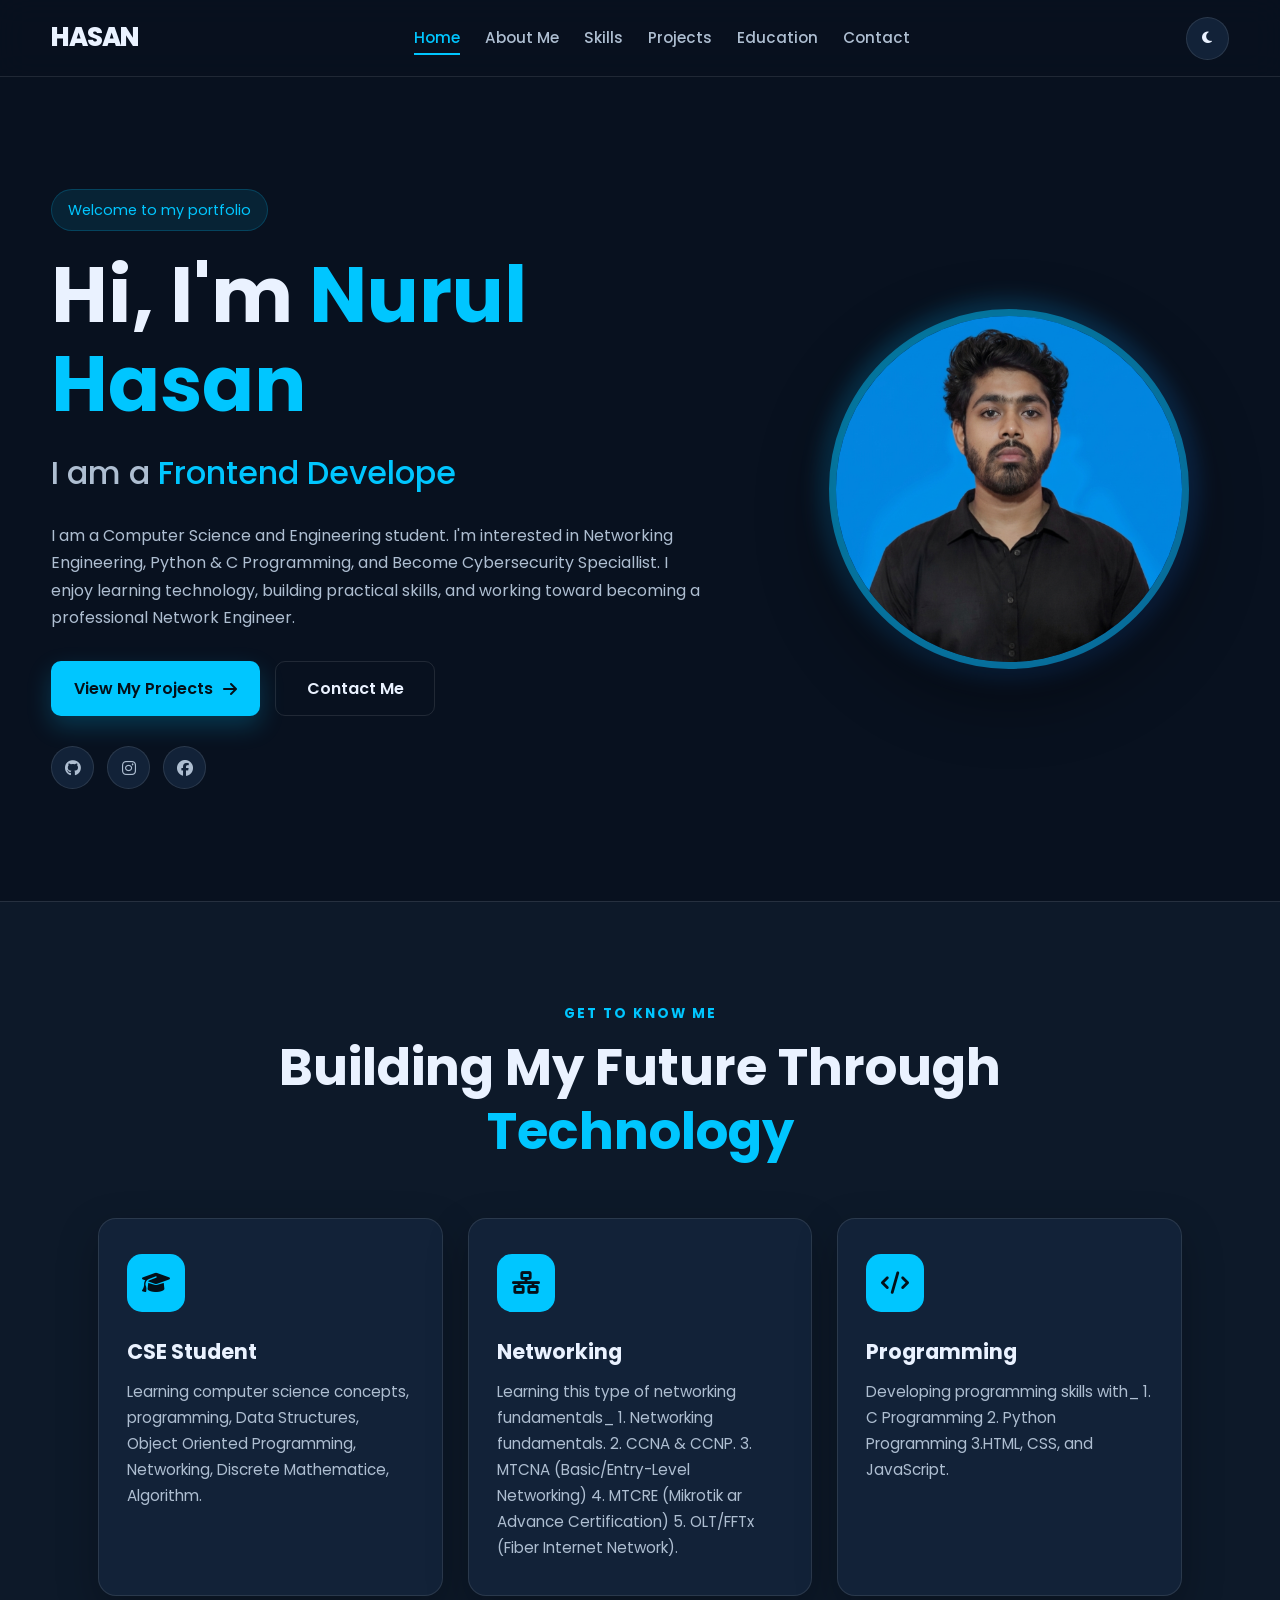
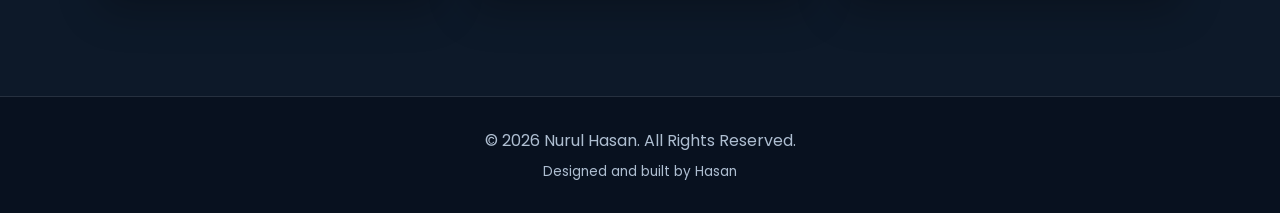
<file: index.html>
<!DOCTYPE html>

<html lang="en">

<head>
    <meta charset="UTF-8">


<!-- Website যেন Mobile, Tablet ও Laptop-এ ঠিকভাবে দেখা যায় -->
<meta name="viewport" content="width=device-width, initial-scale=1.0">

<!-- Google Search-এর জন্য Website-এর Description -->
<meta name="description"
    content="Nurul Hasan - CSE Student, Networking and CCNA Learner">

<title>Nurul Hasan</title>

<!-- CSS File Connect -->
<link rel="stylesheet" href="css/style.css">

<!-- Font Awesome Icons -->
<link rel="stylesheet"
    href="https://cdnjs.cloudflare.com/ajax/libs/font-awesome/6.7.2/css/all.min.css">


</head>

<body>


<!-- =========================
     HEADER & NAVIGATION
========================== -->

<header class="header">

    <nav class="navbar">

        <!-- Website Logo -->
        <a href="index.html" class="logo">
            HASAN
        </a>

        <!-- Mobile Menu Button -->
        <button class="menu-btn"
            id="menu-btn"
            aria-label="Open navigation menu">

            <i class="fa-solid fa-bars"></i>

        </button>

        <!-- Navigation Links -->
        <ul class="nav-links" id="nav-links">

            <li>
                <a href="index.html"
                   class="active">
                   Home
                </a>
            </li>

            <li>
                <a href="about.html">
                   About Me
                </a>
            </li>

            <li>
                <a href="skills.html">
                   Skills
                </a>
            </li>

            <li>
                <a href="projects.html">
                   Projects
                </a>
            </li>

            <li>
                <a href="education.html">
                   Education
                </a>
            </li>

            <li>
                <a href="contact.html">
                   Contact
                </a>
            </li>

        </ul>

        <!-- Dark / Light Mode Button -->
        <button class="theme-btn"
            id="theme-btn"
            aria-label="Change theme">

            <i class="fa-solid fa-moon"></i>

        </button>

    </nav>

</header>


<!-- =========================
     HOME / HERO SECTION
========================== -->

<main>

    <section class="hero">

        <!-- Left Side Text -->
        <div class="hero-content">

            <p class="welcome-text">
                 Welcome to my portfolio
            </p>

            <h1>
                Hi, I'm
                <span>Nurul Hasan</span>
            </h1>

            <h2>
                I am a
                <span id="typing-text">
                    CSE Student
                </span>
            </h2>

            <p class="hero-description">

                I am a Computer Science and Engineering student. I'm
                interested in Networking Engineering, Python & C Programming,
                and Become Cybersecurity Speciallist. I enjoy learning technology,
                building practical skills, and working toward becoming
                a professional Network Engineer.

            </p>

            <!-- Buttons -->
            <div class="hero-buttons">

                <a href="projects.html"
                   class="btn primary-btn">

                    View My Projects

                    <i class="fa-solid fa-arrow-right"></i>

                </a>

                <a href="contact.html"
                   class="btn secondary-btn">

                    Contact Me

                </a>

            </div>

            <!-- Social Links -->
            <div class="social-links">

                <a href="https://github.com/Nurul2004"
                   aria-label="GitHub">

                    <i class="fa-brands fa-github"></i>

                </a>

                <a href="https://www.instagram.com/nh_hasan9?igsh=a3c3ZmM1bGd4NHM2"
                   aria-label="instagram">

                    <i class="fa-brands fa-instagram"></i>

                </a>

                <a href="https://www.facebook.com/hasan19560065"
                   aria-label="Facebook">

                    <i class="fa-brands fa-facebook"></i>

                </a>

            </div>

        </div>


        <!-- Right Side Profile -->
        <div class="hero-image-box">

            <div class="image-background"></div>

            <img
                src="images/gemini1.png"
                alt="Nurul Hasan Profile Photo"
                class="profile-image">

        </div>

    </section>


    <!-- =========================
         QUICK INTRODUCTION
    ========================== -->

    <section class="quick-about">

        <div class="section-heading">

            <p>GET TO KNOW ME</p>

            <h2>
                Building My Future Through
                <span>Technology</span>
            </h2>

        </div>

        <div class="quick-about-grid">

            <article class="info-card">

                <div class="card-icon">

                    <i class="fa-solid fa-graduation-cap"></i>

                </div>

                <h3>CSE Student</h3>

                <p>
                    Learning computer science concepts,
                    programming, Data Structures, Object Oriented Programming, Networking, Discrete Mathematice, Algorithm.
                </p>

            </article>


            <article class="info-card">

                <div class="card-icon">

                    <i class="fa-solid fa-network-wired"></i>

                </div>

                <h3>Networking</h3>

                <p>
                    Learning this type of networking fundamentals_
                    1. Networking fundamentals.
                    2. CCNA & CCNP. 
                    3. MTCNA (Basic/Entry-Level Networking) 
                    4. MTCRE (Mikrotik ar Advance Certification) 
                    5. OLT/FFTx (Fiber Internet Network).
                </p>

            </article>


            <article class="info-card">

                <div class="card-icon">

                    <i class="fa-solid fa-code"></i>

                </div>

                <h3>Programming</h3>

                <p>
                    Developing programming skills with_
                    1. C Programming 2. Python Programming 3.HTML, CSS, and JavaScript.
                </p>

            </article>

        </div>

    </section>

</main>


<!-- =========================
     FOOTER
========================== -->

<footer class="footer">

    <p>

        © <span id="current-year"></span>
        Nurul Hasan. All Rights Reserved.

    </p>

    <p class="footer-text">

        Designed and built by Hasan

    </p>

</footer>


<!-- JavaScript File Connect -->
<script src="js/script.js"></script>


</body>

</html>
</file>
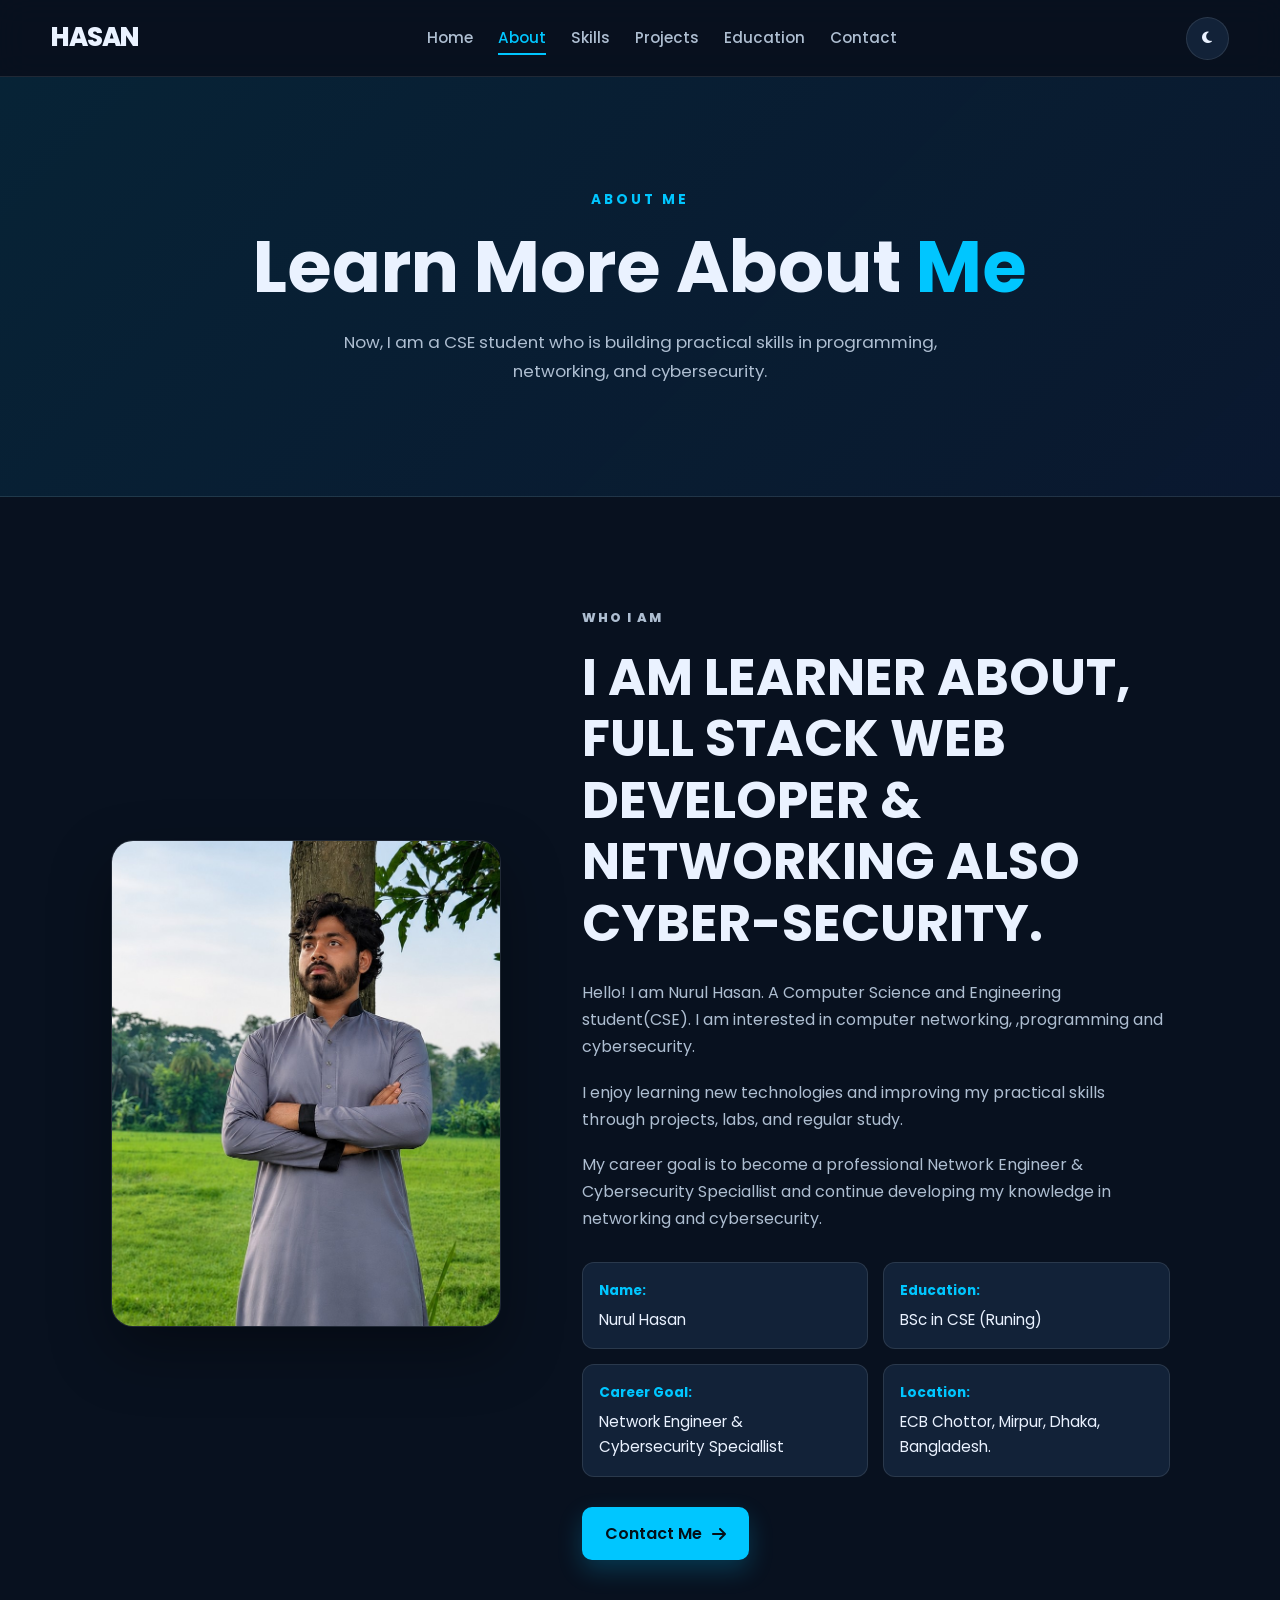
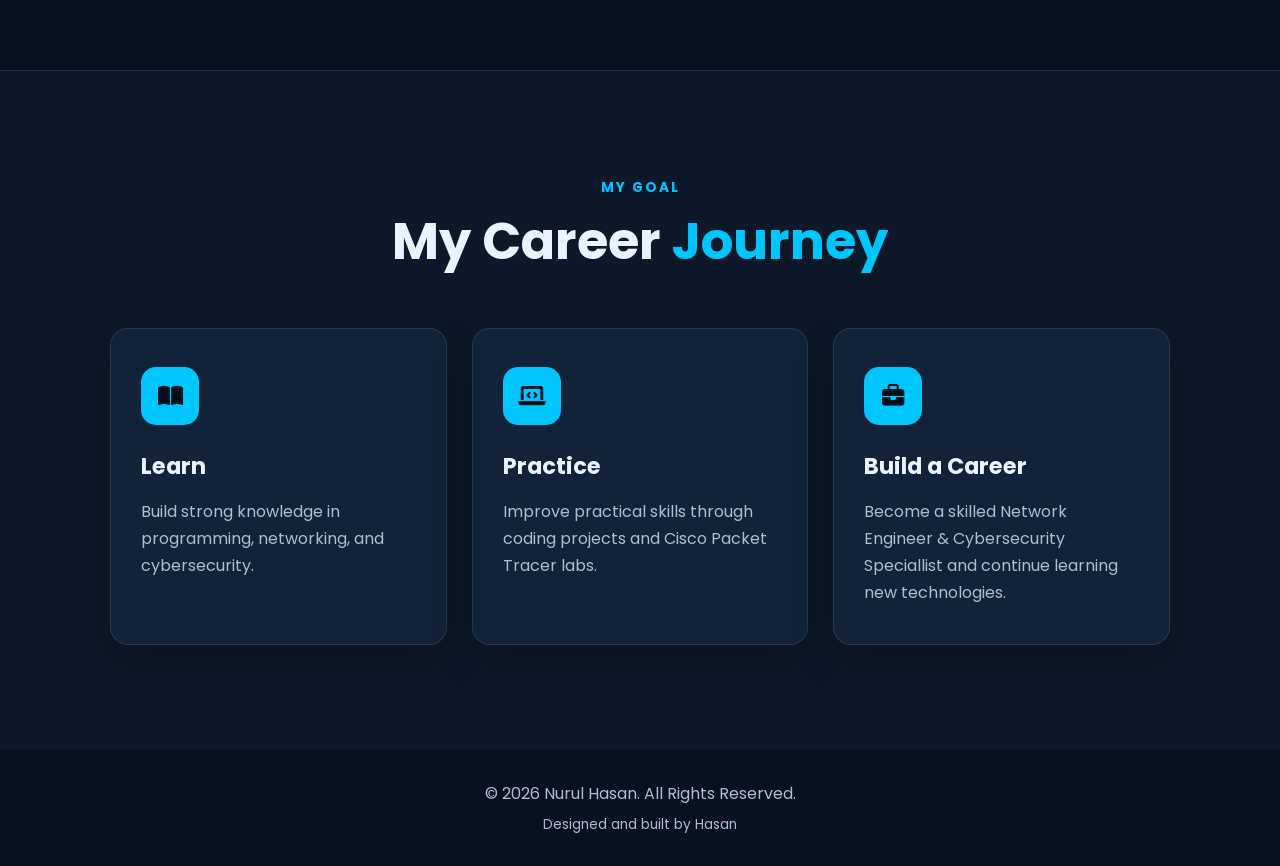
<file: about.html>
<!DOCTYPE html>

<html lang="en">

<head>
    <meta charset="UTF-8">


<meta name="viewport"
    content="width=device-width, initial-scale=1.0">

<meta name="description"
    content="About Nurul Hasan - CSE Student and Technology Learner">

<title>About | Nurul Hasan</title>

<!-- Main CSS -->
<link rel="stylesheet"
    href="css/style.css">

<!-- Font Awesome Icons -->
<link rel="stylesheet"
    href="https://cdnjs.cloudflare.com/ajax/libs/font-awesome/6.7.2/css/all.min.css">


</head>

<body>

<!-- ==================================
     HEADER & NAVIGATION
================================== -->

<header class="header">


<nav class="navbar">

    <a href="index.html"
       class="logo">

        HASAN

    </a>


    <!-- Mobile Menu Button -->

    <button
        class="menu-btn"
        id="menu-btn"
        aria-label="Open navigation menu">

        <i class="fa-solid fa-bars"></i>

    </button>


    <!-- Navigation -->

    <ul
        class="nav-links"
        id="nav-links">

        <li>
            <a href="index.html">
                Home
            </a>
        </li>

        <li>
            <a href="about.html"
               class="active">
                About
            </a>
        </li>

        <li>
            <a href="skills.html">
                Skills
            </a>
        </li>

        <li>
            <a href="projects.html">
                Projects
            </a>
        </li>

        <li>
            <a href="education.html">
                Education
            </a>
        </li>

        <li>
            <a href="contact.html">
                Contact
            </a>
        </li>

    </ul>


    <!-- Dark / Light Button -->

    <button
        class="theme-btn"
        id="theme-btn"
        aria-label="Change theme">

        <i class="fa-solid fa-moon"></i>

    </button>

</nav>

</header>

<!-- ==================================
     MAIN CONTENT
================================== -->

<main>

<!-- Page Heading -->

<section class="page-hero">


<p class="page-label">
    ABOUT ME
</p>

<h1>
    Learn More About
    <span>Me</span>
</h1>

<p>

    Now, I am a CSE student who is building
    practical skills in programming,
    networking, and cybersecurity.

</p>


</section>

<!-- About Content -->

<section class="about-section">


<div class="about-grid">


    <!-- Profile Image -->

    <div class="about-image">

        <img
            src="images/profile.jpg"
            alt="Nurul Hasan">

    </div>


    <!-- About Text -->

    <div class="about-content">

        <p class="section-small-title">

            WHO I AM

        </p>

        <h2>

            I AM LEARNER ABOUT, FULL STACK WEB DEVELOPER & NETWORKING ALSO CYBER-SECURITY.

        </h2>

        <p>

            Hello! I am Nurul Hasan.
            A Computer Science and
            Engineering student(CSE).

            I am interested in
            computer networking,
            ,programming
            and cybersecurity.

        </p>

        <p>

            I enjoy learning new
            technologies and improving
            my practical skills through
            projects, labs, and regular
            study.

        </p>

        <p>

            My career goal is to become
            a professional Network Engineer & Cybersecurity Speciallist
            and continue developing my
            knowledge in networking and
            cybersecurity.

        </p>


        <!-- Information -->

        <div class="personal-info">

            <div>

                <strong>Name:</strong>

                <span>
                    Nurul Hasan
                </span>

            </div>

            <div>

                <strong>Education:</strong>

                <span>
                    BSc in CSE (Runing)
                </span>

            </div>

            <div>

                <strong>Career Goal:</strong>

                <span>
                    Network Engineer & Cybersecurity Speciallist
                </span>

            </div>

            <div>

                <strong>Location:</strong>

                <span>
                   ECB Chottor, Mirpur, Dhaka, Bangladesh.
                </span>

            </div>

        </div>


        <a
            href="contact.html"
            class="btn primary-btn">

            Contact Me

            <i class="fa-solid fa-arrow-right"></i>

        </a>

    </div>

</div>


</section>

<!-- Career Goal -->

<section class="goal-section">


<div class="section-heading">

    <p>
        MY GOAL
    </p>

    <h2>

        My Career
        <span>Journey</span>

    </h2>

</div>


<div class="goal-grid">


    <article class="goal-card">

        <div class="card-icon">

            <i class="fa-solid fa-book-open"></i>

        </div>

        <h3>
            Learn
        </h3>

        <p>

            Build strong knowledge
            in programming, networking,
            and cybersecurity.

        </p>

    </article>


    <article class="goal-card">

        <div class="card-icon">

            <i class="fa-solid fa-laptop-code"></i>

        </div>

        <h3>
            Practice
        </h3>

        <p>

            Improve practical skills
            through coding projects
            and Cisco Packet Tracer labs.

        </p>

    </article>


    <article class="goal-card">

        <div class="card-icon">

            <i class="fa-solid fa-briefcase"></i>

        </div>

        <h3>
            Build a Career
        </h3>

        <p>

            Become a skilled Network
            Engineer &  Cybersecurity Speciallist and continue
            learning new technologies.

        </p>

    </article>

</div>


</section>

</main>

<!-- ==================================
     FOOTER
================================== -->

<footer class="footer">


<p>

    ©
    <span id="current-year"></span>

    Nurul Hasan.
    All Rights Reserved.

</p>

<p class="footer-text">

    Designed and built by Hasan

</p>


</footer>

<!-- JavaScript -->

<script src="js/script.js"></script>

</body>

</html>
</file>
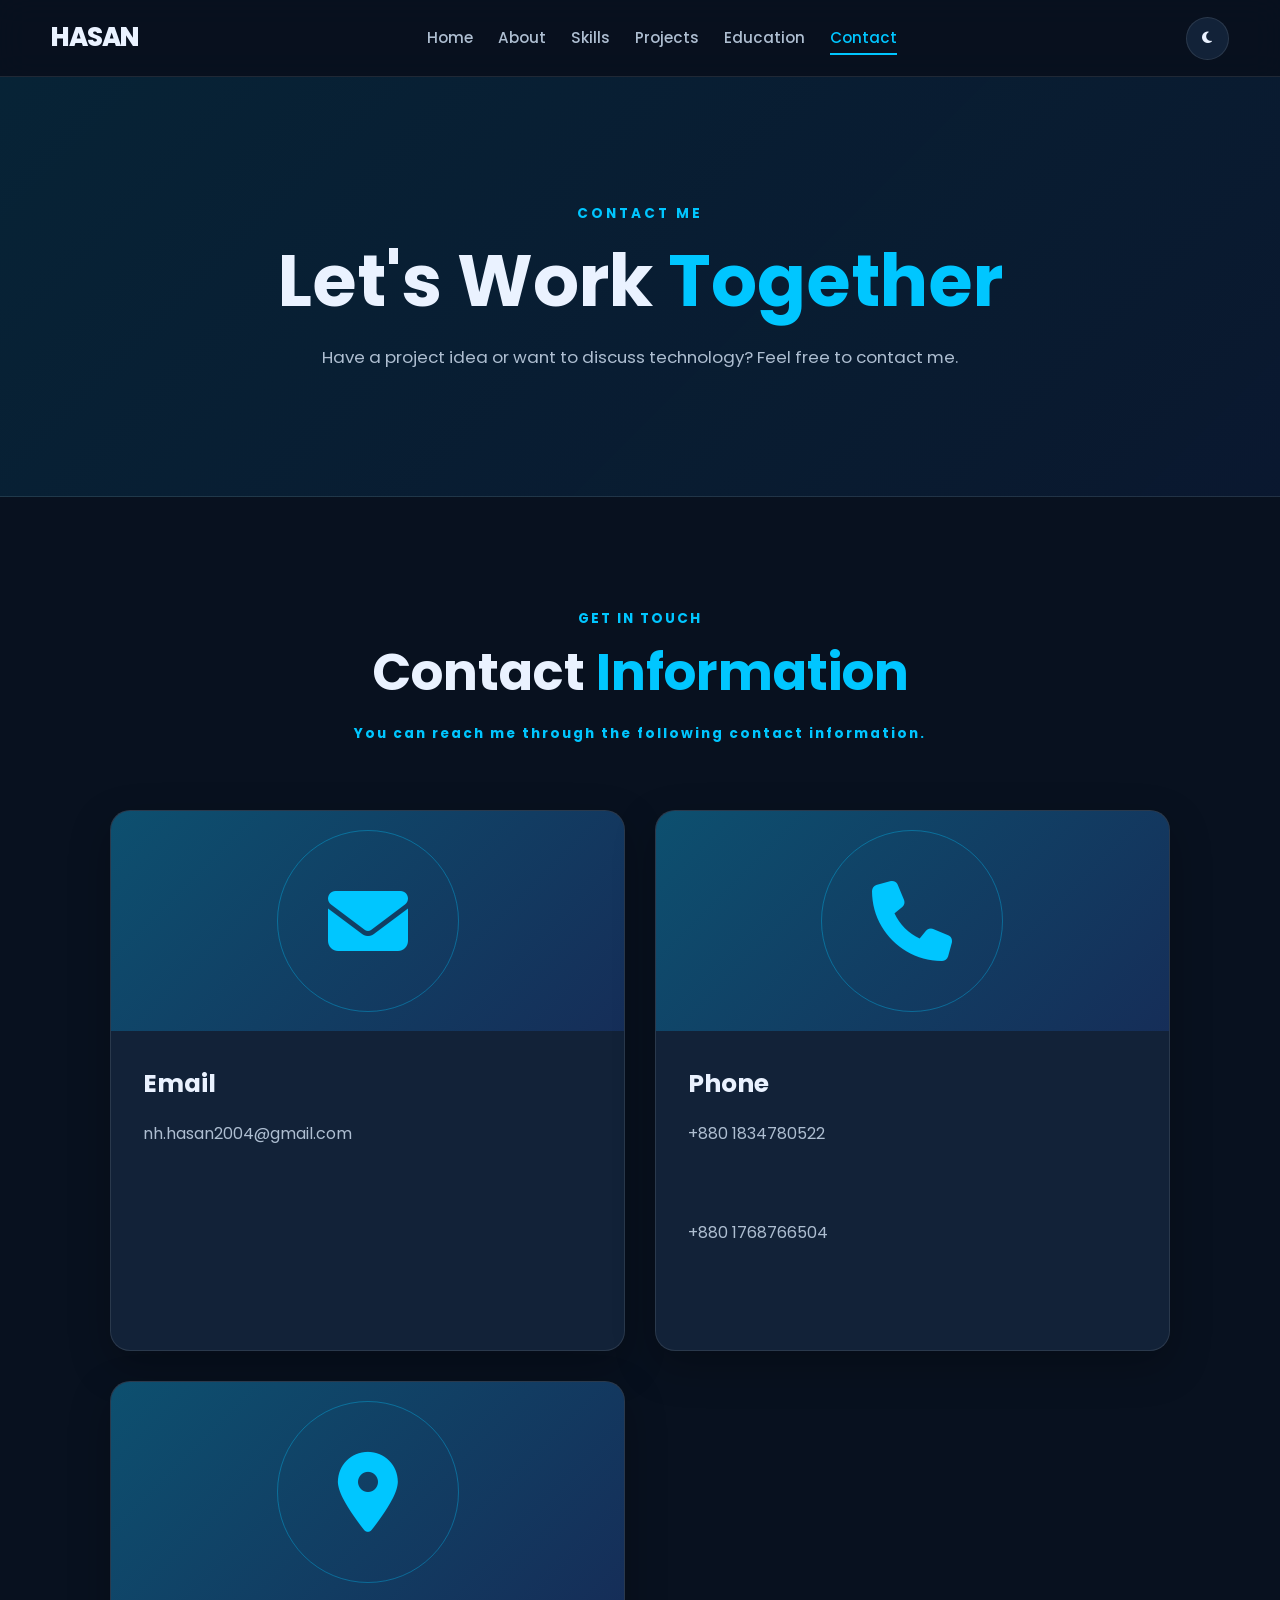
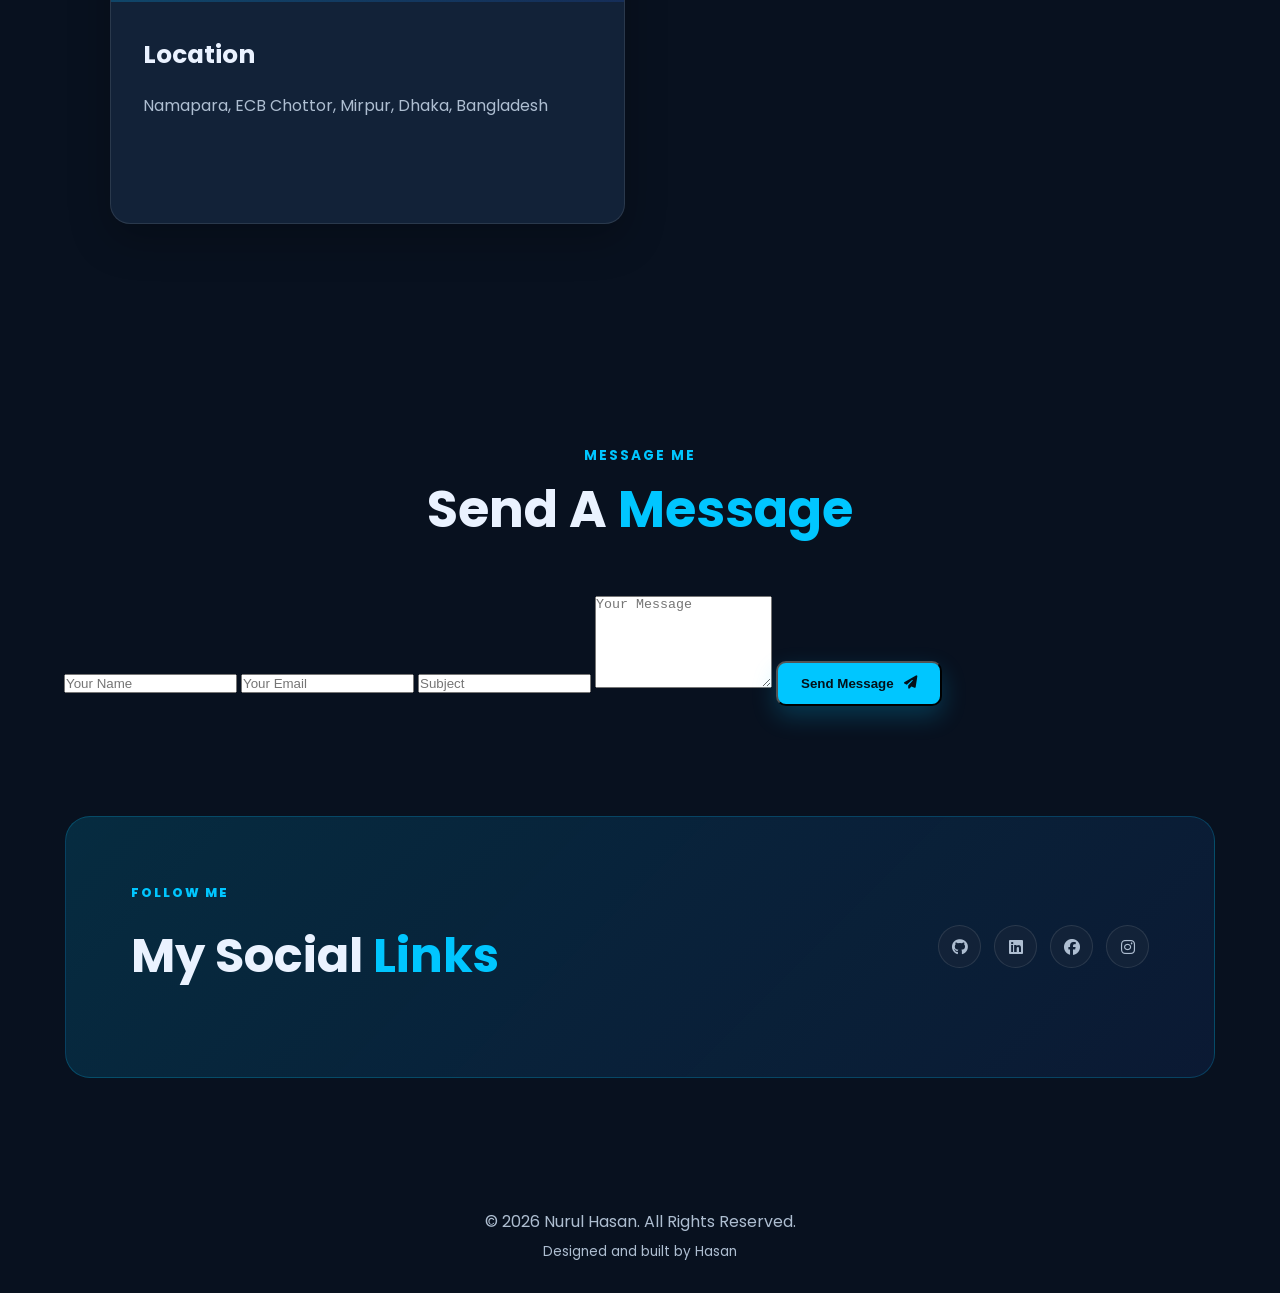
<file: contact.html>
<!DOCTYPE html>
<html lang="en">

<head>

<meta charset="UTF-8">

<meta name="viewport" content="width=device-width, initial-scale=1.0">


<meta name="description" content="Contact Nurul Hasan">


<title>
Contact | Nurul Hasan
</title>



<!-- Main CSS -->

<link rel="stylesheet" href="css/style.css">



<!-- Font Awesome -->

<link rel="stylesheet"
href="https://cdnjs.cloudflare.com/ajax/libs/font-awesome/6.7.2/css/all.min.css">


</head>


<body>




<!-- =========================
     HEADER
========================= -->


<header class="header">


<nav class="navbar">


<a href="index.html" class="logo">

HASAN

</a>




<button class="menu-btn" id="menu-btn">

<i class="fa-solid fa-bars"></i>

</button>




<ul class="nav-links" id="nav-links">


<li>
<a href="index.html">
Home
</a>
</li>


<li>
<a href="about.html">
About
</a>
</li>


<li>
<a href="skills.html">
Skills
</a>
</li>


<li>
<a href="projects.html">
Projects
</a>
</li>


<li>
<a href="education.html">
Education
</a>
</li>


<li>
<a href="contact.html" class="active">
Contact
</a>
</li>


</ul>




<button class="theme-btn" id="theme-btn">

<i class="fa-solid fa-moon"></i>

</button>


</nav>


</header>







<main>



<!-- =========================
     HERO
========================= -->


<section class="page-hero">


<p class="page-label">

CONTACT ME

</p>



<h1>

Let's Work

<span>

Together

</span>

</h1>



<p>

Have a project idea or want to discuss
technology? Feel free to contact me.

</p>


</section>







<!-- =========================
     CONTACT SECTION
========================= -->


<section class="projects-section">



<div class="section-heading">


<p>

GET IN TOUCH

</p>



<h2>

Contact

<span>

Information

</span>

</h2>



<p class="section-description">

You can reach me through the following
contact information.

</p>


</div>






<div class="projects-grid">





<!-- Email -->


<article class="project-card">


<div class="project-image">

<i class="fa-solid fa-envelope"></i>

</div>



<div class="project-content">


<h3>

Email

</h3>


<p>

nh.hasan2004@gmail.com

</p>


</div>


</article>








<!-- Phone -->


<article class="project-card">


<div class="project-image">

<i class="fa-solid fa-phone"></i>

</div>



<div class="project-content">


<h3>

Phone

</h3>


<p>

+880 1834780522


</p>
<p>
 +880 1768766504
</p>

</div>


</article>








<!-- Location -->


<article class="project-card">


<div class="project-image">

<i class="fa-solid fa-location-dot"></i>

</div>



<div class="project-content">


<h3>

Location

</h3>


<p>

Namapara, ECB Chottor, Mirpur, Dhaka, Bangladesh

</p>


</div>


</article>





</div>


</section>








<!-- =========================
     CONTACT FORM
========================= -->


<section class="projects-section">



<div class="section-heading">


<p>

MESSAGE ME

</p>



<h2>

Send A

<span>

Message

</span>

</h2>


</div>






<form class="contact-form">



<input 
type="text"
placeholder="Your Name"
required>




<input 
type="email"
placeholder="Your Email"
required>




<input 
type="text"
placeholder="Subject"
required>




<textarea
rows="6"
placeholder="Your Message"
required></textarea>




<button 
type="submit"
class="btn primary-btn">

Send Message

<i class="fa-solid fa-paper-plane"></i>

</button>



</form>



</section>









<!-- =========================
     SOCIAL LINKS
========================= -->


<section class="project-cta">


<div>


<p>

FOLLOW ME

</p>


<h2>

My Social

<span>

Links

</span>

</h2>


</div>




<div class="social-links">


<a href="https://github.com/Nurul2004">

<i class="fa-brands fa-github"></i>

</a>



<a href="https://www.linkedin.com/in/nurul-hasan01/">

<i class="fa-brands fa-linkedin"></i>

</a>



<a href="https://www.facebook.com/hasan19560065">

<i class="fa-brands fa-facebook"></i>

</a>



<a href="https://www.instagram.com/nh_hasan9?igsh=a3c3ZmM1bGd4NHM2">

<i class="fa-brands fa-instagram"></i>

</a>


</div>



</section>




</main>








<!-- =========================
     FOOTER
========================= -->


<footer class="footer">


<p>

©

<span id="current-year"></span>

Nurul Hasan.

All Rights Reserved.

</p>



<p class="footer-text">

Designed and built by Hasan

</p>



</footer>






<script src="js/script.js"></script>



</body>

</html>
</file>
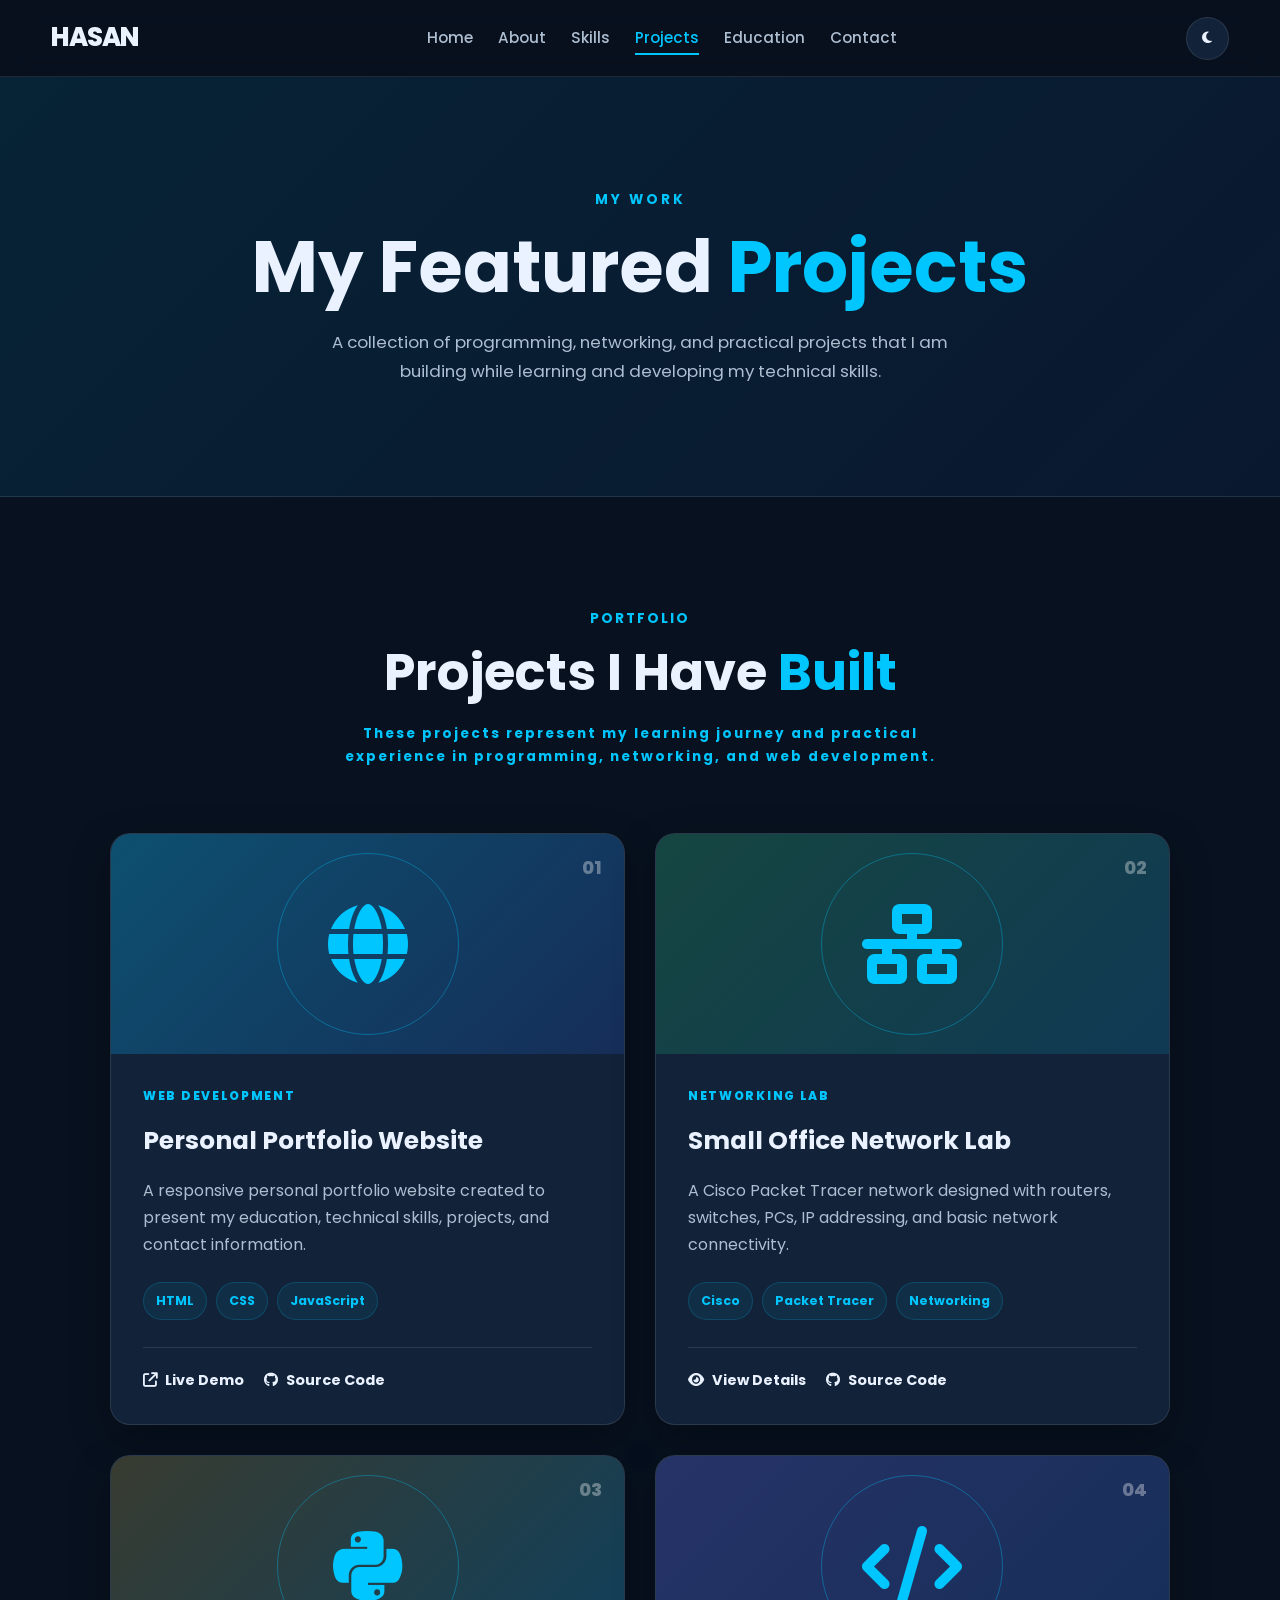
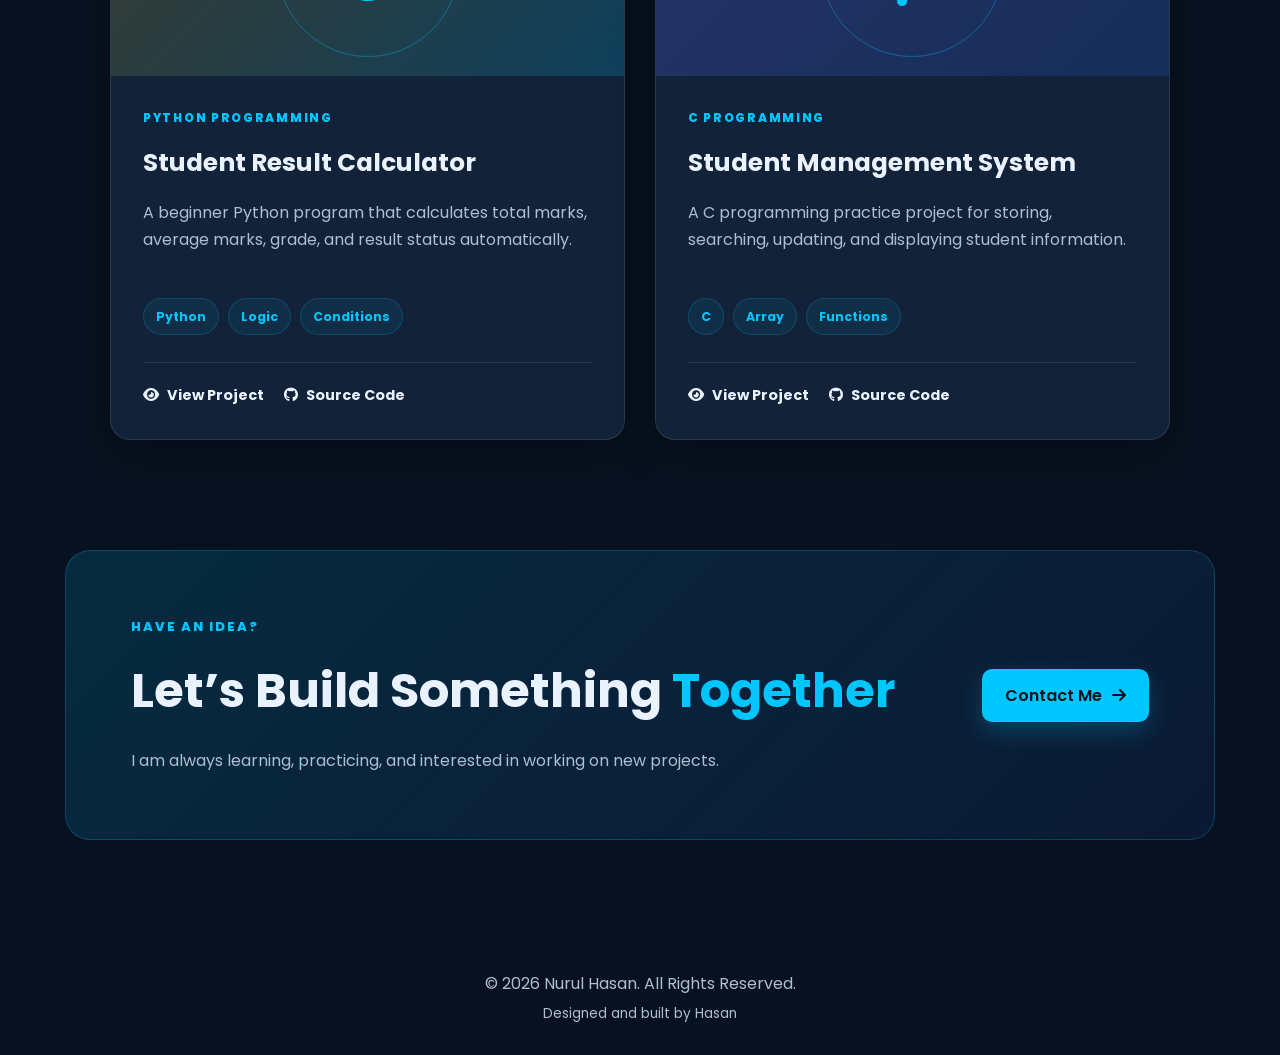
<file: projects.html>
<!DOCTYPE html>
<html lang="en">

<head>

    <meta charset="UTF-8">

    <meta
        name="viewport"
        content="width=device-width, initial-scale=1.0">

    <meta
        name="description"
        content="Projects and practical work by Nurul Hasan">

    <title>
        Projects | Nurul Hasan
    </title>


    <!-- Main CSS -->

    <link
        rel="stylesheet"
        href="css/style.css">


    <!-- Font Awesome Icons -->

    <link
        rel="stylesheet"
        href="https://cdnjs.cloudflare.com/ajax/libs/font-awesome/6.7.2/css/all.min.css">

</head>


<body>


<!-- ==================================
     HEADER AND NAVIGATION
================================== -->

<header class="header">

    <nav class="navbar">


        <!-- Logo -->

        <a
            href="index.html"
            class="logo">

           HASAN

        </a>


        <!-- Mobile Menu Button -->

        <button
            class="menu-btn"
            id="menu-btn"
            aria-label="Open navigation menu">

            <i class="fa-solid fa-bars"></i>

        </button>


        <!-- Navigation Menu -->

        <ul
            class="nav-links"
            id="nav-links">


            <li>

                <a href="index.html">

                    Home

                </a>

            </li>


            <li>

                <a href="about.html">

                    About

                </a>

            </li>


            <li>

                <a href="skills.html">

                    Skills

                </a>

            </li>


            <li>

                <a
                    href="projects.html"
                    class="active">

                    Projects

                </a>

            </li>


            <li>

                <a href="education.html">

                    Education

                </a>

            </li>


            <li>

                <a href="contact.html">

                    Contact

                </a>

            </li>


        </ul>


        <!-- Dark / Light Mode -->

        <button
            class="theme-btn"
            id="theme-btn"
            aria-label="Change theme">

            <i class="fa-solid fa-moon"></i>

        </button>


    </nav>

</header>


<!-- ==================================
     MAIN CONTENT
================================== -->

<main>


<!-- ==================================
     PROJECT PAGE HERO
================================== -->

<section class="page-hero">


    <p class="page-label">

        MY WORK

    </p>


    <h1>

        My Featured

        <span>

            Projects

        </span>

    </h1>


    <p>

        A collection of programming,
        networking, and practical projects
        that I am building while learning
        and developing my technical skills.

    </p>


</section>


<!-- ==================================
     PROJECT SECTION
================================== -->

<section class="projects-section">


    <!-- Section Heading -->

    <div class="section-heading">


        <p>

            PORTFOLIO

        </p>


        <h2>

            Projects I Have

            <span>

                Built

            </span>

        </h2>


        <p class="section-description">

            These projects represent my
            learning journey and practical
            experience in programming,
            networking, and web development.

        </p>


    </div>


    <!-- Project Cards -->

    <div class="projects-grid">


        <!-- PROJECT 1 -->

        <article class="project-card">


            <div class="project-image">

                <i class="fa-solid fa-globe"></i>

                <span class="project-number">

                    01

                </span>

            </div>


            <div class="project-content">


                <div class="project-category">

                    WEB DEVELOPMENT

                </div>


                <h3>

                    Personal Portfolio Website

                </h3>


                <p>

                    A responsive personal
                    portfolio website created
                    to present my education,
                    technical skills, projects,
                    and contact information.

                </p>


                <div class="project-tools">


                    <span>

                        HTML

                    </span>


                    <span>

                        CSS

                    </span>


                    <span>

                        JavaScript

                    </span>


                </div>


                <div class="project-links">


                    <a
                        href="#"
                        class="project-link">

                        <i class="fa-solid fa-arrow-up-right-from-square"></i>

                        Live Demo

                    </a>


                    <a
                        href="#"
                        class="project-link">

                        <i class="fa-brands fa-github"></i>

                        Source Code

                    </a>


                </div>


            </div>

        </article>


        <!-- PROJECT 2 -->

        <article class="project-card">


            <div class="project-image networking-image">

                <i class="fa-solid fa-network-wired"></i>

                <span class="project-number">

                    02

                </span>

            </div>


            <div class="project-content">


                <div class="project-category">

                    NETWORKING LAB

                </div>


                <h3>

                    Small Office Network Lab

                </h3>


                <p>

                    A Cisco Packet Tracer
                    network designed with
                    routers, switches, PCs,
                    IP addressing, and basic
                    network connectivity.

                </p>


                <div class="project-tools">


                    <span>

                        Cisco

                    </span>


                    <span>

                        Packet Tracer

                    </span>


                    <span>

                        Networking

                    </span>


                </div>


                <div class="project-links">


                    <a
                        href="#"
                        class="project-link">

                        <i class="fa-solid fa-eye"></i>

                        View Details

                    </a>


                    <a
                        href="#"
                        class="project-link">

                        <i class="fa-brands fa-github"></i>

                        Source Code

                    </a>


                </div>


            </div>

        </article>


        <!-- PROJECT 3 -->

        <article class="project-card">


            <div class="project-image python-image">

                <i class="fa-brands fa-python"></i>

                <span class="project-number">

                    03

                </span>

            </div>


            <div class="project-content">


                <div class="project-category">

                    PYTHON PROGRAMMING

                </div>


                <h3>

                    Student Result Calculator

                </h3>


                <p>

                    A beginner Python program
                    that calculates total marks,
                    average marks, grade, and
                    result status automatically.

                </p>


                <div class="project-tools">


                    <span>

                        Python

                    </span>


                    <span>

                        Logic

                    </span>


                    <span>

                        Conditions

                    </span>


                </div>


                <div class="project-links">


                    <a
                        href="#"
                        class="project-link">

                        <i class="fa-solid fa-eye"></i>

                        View Project

                    </a>


                    <a
                        href="#"
                        class="project-link">

                        <i class="fa-brands fa-github"></i>

                        Source Code

                    </a>


                </div>


            </div>

        </article>


        <!-- PROJECT 4 -->

        <article class="project-card">


            <div class="project-image c-image">

                <i class="fa-solid fa-code"></i>

                <span class="project-number">

                    04

                </span>

            </div>


            <div class="project-content">


                <div class="project-category">

                    C PROGRAMMING

                </div>


                <h3>

                    Student Management System

                </h3>


                <p>

                    A C programming practice
                    project for storing,
                    searching, updating,
                    and displaying student
                    information.

                </p>


                <div class="project-tools">


                    <span>

                        C

                    </span>


                    <span>

                        Array

                    </span>


                    <span>

                        Functions

                    </span>


                </div>


                <div class="project-links">


                    <a
                        href="#"
                        class="project-link">

                        <i class="fa-solid fa-eye"></i>

                        View Project

                    </a>


                    <a
                        href="#"
                        class="project-link">

                        <i class="fa-brands fa-github"></i>

                        Source Code

                    </a>


                </div>


            </div>

        </article>


    </div>


</section>


<!-- ==================================
     CALL TO ACTION
================================== -->

<section class="project-cta">


    <div>


        <p>

            HAVE AN IDEA?

        </p>


        <h2>

            Let’s Build Something

            <span>

                Together

            </span>

        </h2>


        <p>

            I am always learning,
            practicing, and interested
            in working on new projects.

        </p>


    </div>


    <a
        href="contact.html"
        class="btn primary-btn">

        Contact Me

        <i class="fa-solid fa-arrow-right"></i>

    </a>


</section>


</main>


<!-- ==================================
     FOOTER
================================== -->

<footer class="footer">


    <p>

        ©

        <span id="current-year"></span>

        Nurul Hasan.

        All Rights Reserved.

    </p>


    <p class="footer-text">

        Designed and built by Hasan

    </p>


</footer>


<!-- JavaScript -->

<script src="js/script.js"></script>


</body>

</html>
</file>
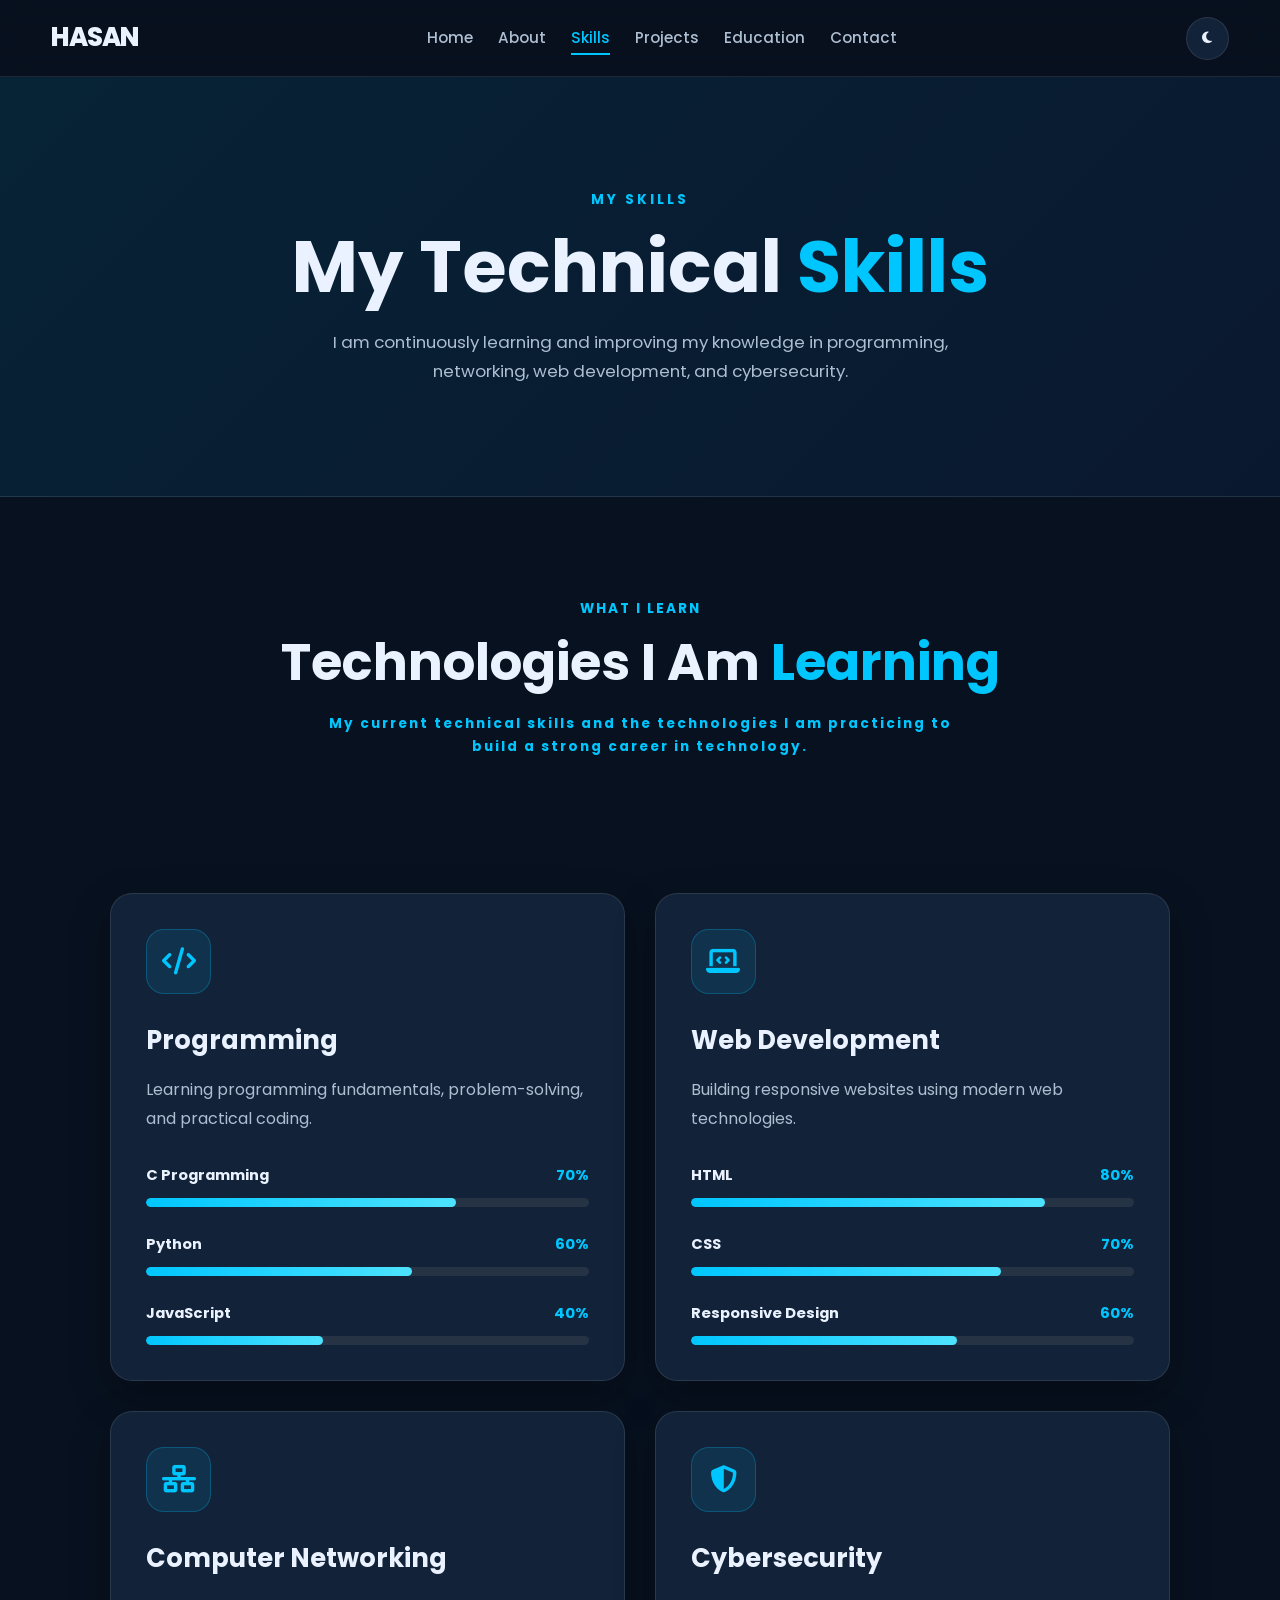
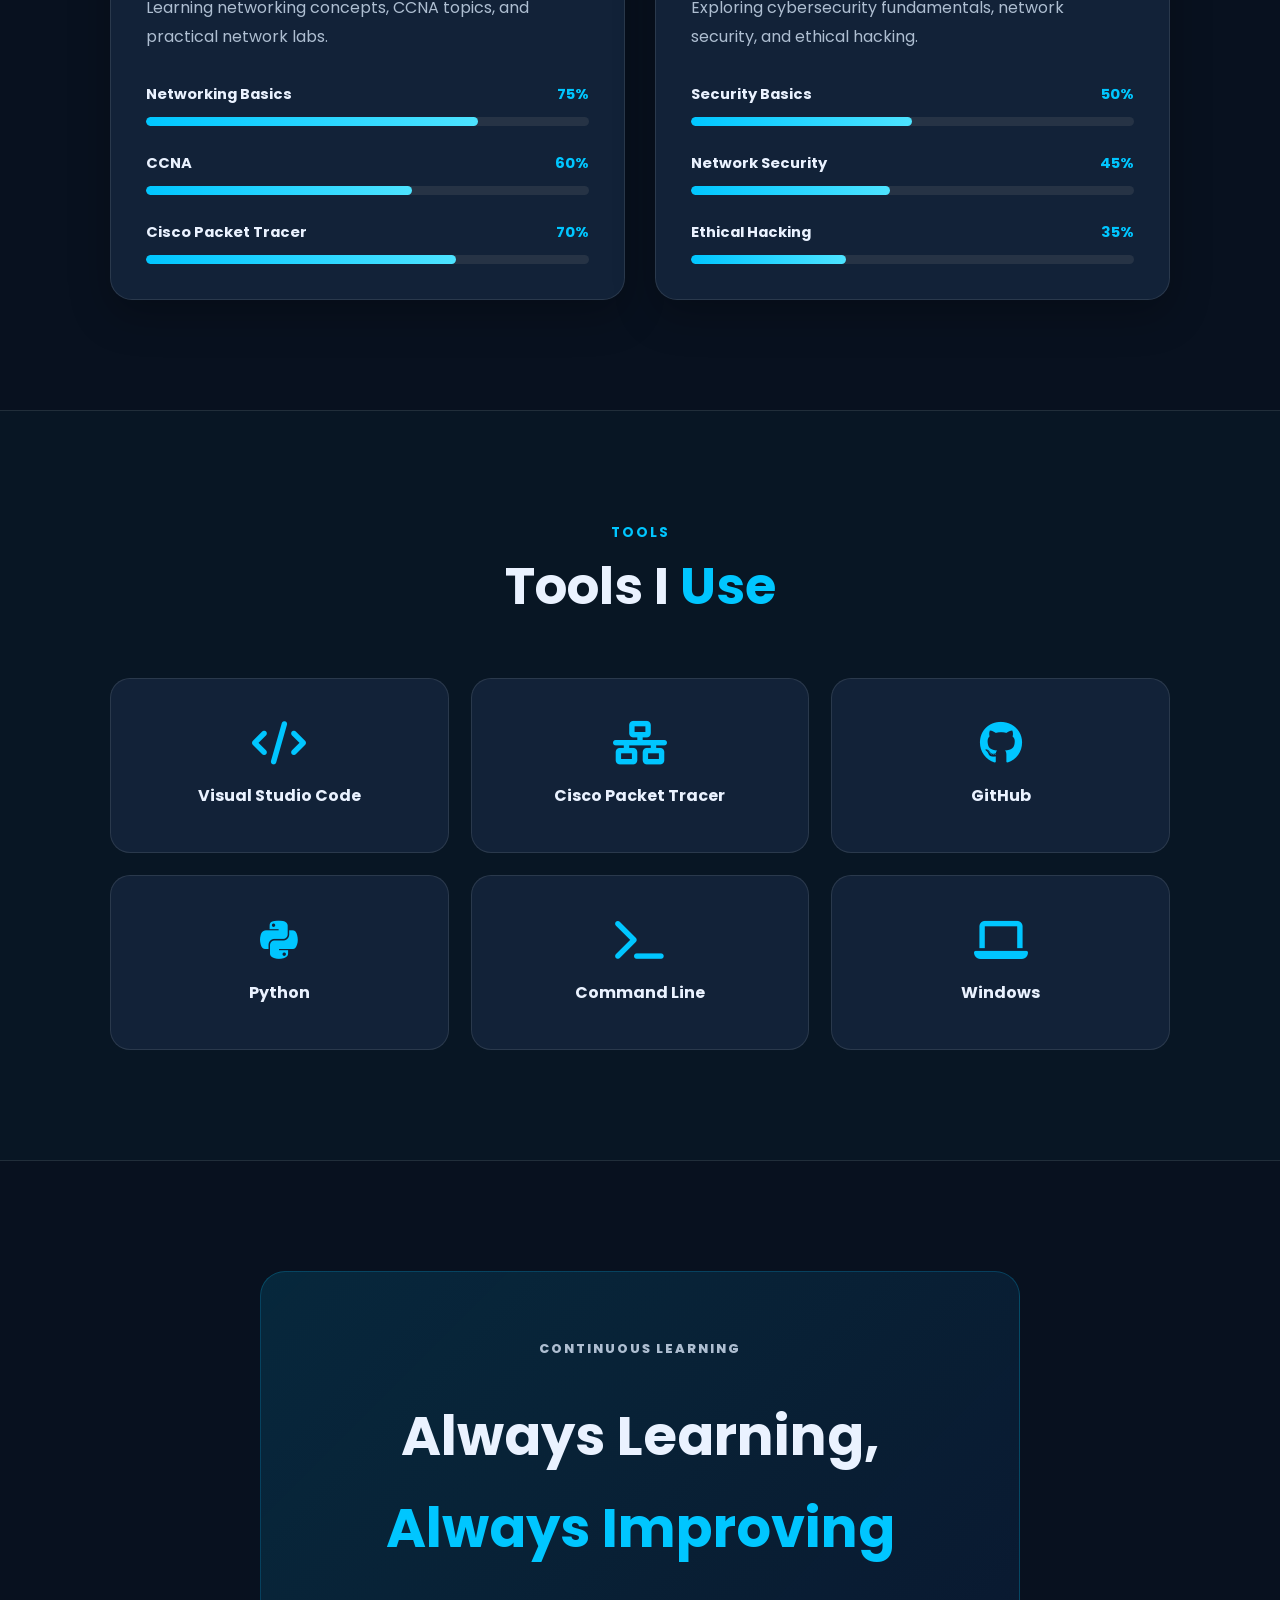
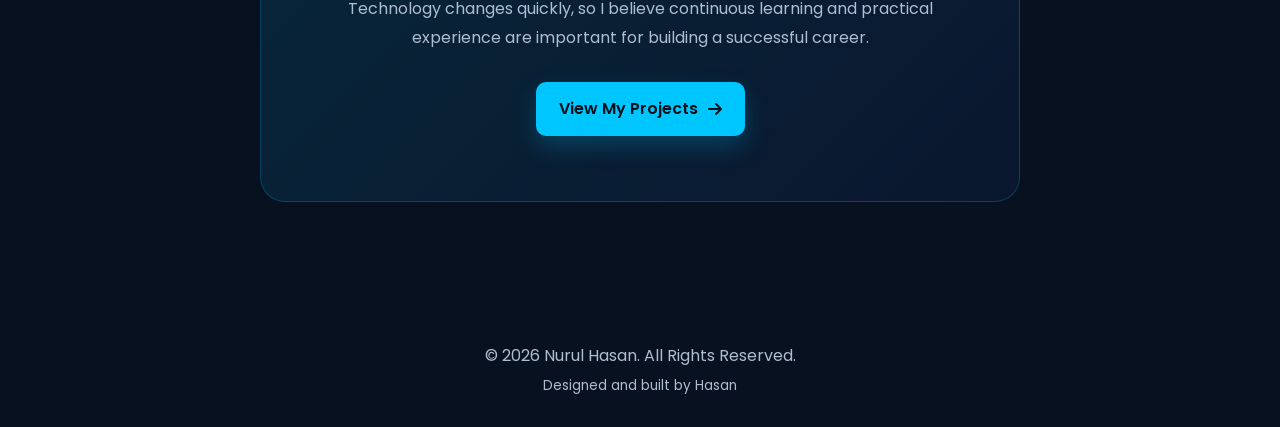
<file: skills.html>
<!DOCTYPE html>

<html lang="en">

<head>

    <meta charset="UTF-8">

    <meta
        name="viewport"
        content="width=device-width, initial-scale=1.0">

    <meta
        name="description"
        content="Technical skills of Nurul Hasan">

    <title>
        Skills | Nurul Hasan
    </title>


    <!-- Main CSS -->

    <link
        rel="stylesheet"
        href="css/style.css">


    <!-- Font Awesome Icons -->

    <link
        rel="stylesheet"
        href="https://cdnjs.cloudflare.com/ajax/libs/font-awesome/6.7.2/css/all.min.css">

</head>


<body>


<!-- ==================================
     HEADER AND NAVIGATION
================================== -->

<header class="header">

    <nav class="navbar">


        <!-- Logo -->

        <a
            href="index.html"
            class="logo">

           HASAN

        </a>


        <!-- Mobile Menu Button -->

        <button
            class="menu-btn"
            id="menu-btn"
            aria-label="Open navigation menu">

            <i class="fa-solid fa-bars"></i>

        </button>


        <!-- Navigation Menu -->

        <ul
            class="nav-links"
            id="nav-links">


            <li>

                <a href="index.html">

                    Home

                </a>

            </li>


            <li>

                <a href="about.html">

                    About

                </a>

            </li>


            <li>

                <a
                    href="skills.html"
                    class="active">

                    Skills

                </a>

            </li>


            <li>

                <a href="projects.html">

                    Projects

                </a>

            </li>


            <li>

                <a href="education.html">

                    Education

                </a>

            </li>


            <li>

                <a href="contact.html">

                    Contact

                </a>

            </li>


        </ul>


        <!-- Dark / Light Mode -->

        <button
            class="theme-btn"
            id="theme-btn"
            aria-label="Change theme">

            <i class="fa-solid fa-moon"></i>

        </button>


    </nav>

</header>


<!-- ==================================
     MAIN CONTENT
================================== -->

<main>


<!-- ==================================
     SKILLS PAGE HERO
================================== -->

<section class="page-hero">


    <p class="page-label">

        MY SKILLS

    </p>


    <h1>

        My Technical

        <span>

            Skills

        </span>

    </h1>


    <p>

        I am continuously learning and
        improving my knowledge in
        programming, networking,
        web development, and cybersecurity.

    </p>


</section>


<!-- ==================================
     SKILLS INTRODUCTION
================================== -->

<section class="skills-intro">


    <div class="section-heading">


        <p>

            WHAT I LEARN

        </p>


        <h2>

            Technologies I Am

            <span>

                Learning

            </span>

        </h2>


        <p class="section-description">

            My current technical skills
            and the technologies I am
            practicing to build a strong
            career in technology.

        </p>


    </div>


</section>


<!-- ==================================
     MAIN SKILLS
================================== -->

<section class="skills-section">


    <div class="skills-grid">


        <!-- =========================
             PROGRAMMING
        ========================== -->

        <article class="skill-category">


            <div class="skill-category-icon">

                <i class="fa-solid fa-code"></i>

            </div>


            <h3>

                Programming

            </h3>


            <p>

                Learning programming
                fundamentals, problem-solving,
                and practical coding.

            </p>


            <!-- C -->

            <div class="skill-item">


                <div class="skill-title">

                    <span>

                        C Programming

                    </span>

                    <span>

                        70%

                    </span>

                </div>


                <div class="skill-bar">

                    <div
                        class="skill-progress c-progress">

                    </div>

                </div>


            </div>


            <!-- Python -->

            <div class="skill-item">


                <div class="skill-title">

                    <span>

                        Python

                    </span>

                    <span>

                        60%

                    </span>

                </div>


                <div class="skill-bar">

                    <div
                        class="skill-progress python-progress">

                    </div>

                </div>


            </div>


            <!-- JavaScript -->

            <div class="skill-item">


                <div class="skill-title">

                    <span>

                        JavaScript

                    </span>

                    <span>

                        40%

                    </span>

                </div>


                <div class="skill-bar">

                    <div
                        class="skill-progress js-progress">

                    </div>

                </div>


            </div>


        </article>


        <!-- =========================
             WEB DEVELOPMENT
        ========================== -->

        <article class="skill-category">


            <div class="skill-category-icon">

                <i class="fa-solid fa-laptop-code"></i>

            </div>


            <h3>

                Web Development

            </h3>


            <p>

                Building responsive
                websites using modern
                web technologies.

            </p>


            <!-- HTML -->

            <div class="skill-item">


                <div class="skill-title">

                    <span>

                        HTML

                    </span>

                    <span>

                        80%

                    </span>

                </div>


                <div class="skill-bar">

                    <div
                        class="skill-progress html-progress">

                    </div>

                </div>


            </div>


            <!-- CSS -->

            <div class="skill-item">


                <div class="skill-title">

                    <span>

                        CSS

                    </span>

                    <span>

                        70%

                    </span>

                </div>


                <div class="skill-bar">

                    <div
                        class="skill-progress css-progress">

                    </div>

                </div>


            </div>


            <!-- Responsive Design -->

            <div class="skill-item">


                <div class="skill-title">

                    <span>

                        Responsive Design

                    </span>

                    <span>

                        60%

                    </span>

                </div>


                <div class="skill-bar">

                    <div
                        class="skill-progress responsive-progress">

                    </div>

                </div>


            </div>


        </article>


        <!-- =========================
             NETWORKING
        ========================== -->

        <article class="skill-category">


            <div class="skill-category-icon">

                <i class="fa-solid fa-network-wired"></i>

            </div>


            <h3>

                Computer Networking

            </h3>


            <p>

                Learning networking
                concepts, CCNA topics,
                and practical network labs.

            </p>


            <!-- Networking -->

            <div class="skill-item">


                <div class="skill-title">

                    <span>

                        Networking Basics

                    </span>

                    <span>

                        75%

                    </span>

                </div>


                <div class="skill-bar">

                    <div
                        class="skill-progress network-progress">

                    </div>

                </div>


            </div>


            <!-- CCNA -->

            <div class="skill-item">


                <div class="skill-title">

                    <span>

                        CCNA

                    </span>

                    <span>

                        60%

                    </span>

                </div>


                <div class="skill-bar">

                    <div
                        class="skill-progress ccna-progress">

                    </div>

                </div>


            </div>


            <!-- Packet Tracer -->

            <div class="skill-item">


                <div class="skill-title">

                    <span>

                        Cisco Packet Tracer

                    </span>

                    <span>

                        70%

                    </span>

                </div>


                <div class="skill-bar">

                    <div
                        class="skill-progress packet-progress">

                    </div>

                </div>


            </div>


        </article>


        <!-- =========================
             CYBERSECURITY
        ========================== -->

        <article class="skill-category">


            <div class="skill-category-icon">

                <i class="fa-solid fa-shield-halved"></i>

            </div>


            <h3>

                Cybersecurity

            </h3>


            <p>

                Exploring cybersecurity
                fundamentals, network
                security, and ethical hacking.

            </p>


            <!-- Security Basics -->

            <div class="skill-item">


                <div class="skill-title">

                    <span>

                        Security Basics

                    </span>

                    <span>

                        50%

                    </span>

                </div>


                <div class="skill-bar">

                    <div
                        class="skill-progress security-progress">

                    </div>

                </div>


            </div>


            <!-- Network Security -->

            <div class="skill-item">


                <div class="skill-title">

                    <span>

                        Network Security

                    </span>

                    <span>

                        45%

                    </span>

                </div>


                <div class="skill-bar">

                    <div
                        class="skill-progress network-security-progress">

                    </div>

                </div>


            </div>


            <!-- Ethical Hacking -->

            <div class="skill-item">


                <div class="skill-title">

                    <span>

                        Ethical Hacking

                    </span>

                    <span>

                        35%

                    </span>

                </div>


                <div class="skill-bar">

                    <div
                        class="skill-progress hacking-progress">

                    </div>

                </div>


            </div>


        </article>


    </div>


</section>


<!-- ==================================
     TOOLS AND TECHNOLOGIES
================================== -->

<section class="tools-section">


    <div class="section-heading">


        <p>

            TOOLS

        </p>


        <h2>

            Tools I

            <span>

                Use

            </span>

        </h2>


    </div>


    <div class="tools-grid">


        <div class="tool-card">

            <i class="fa-solid fa-code"></i>

            <h3>

                Visual Studio Code

            </h3>

        </div>


        <div class="tool-card">

            <i class="fa-solid fa-network-wired"></i>

            <h3>

                Cisco Packet Tracer

            </h3>

        </div>


        <div class="tool-card">

            <i class="fa-brands fa-github"></i>

            <h3>

                GitHub

            </h3>

        </div>


        <div class="tool-card">

            <i class="fa-brands fa-python"></i>

            <h3>

                Python

            </h3>

        </div>


        <div class="tool-card">

            <i class="fa-solid fa-terminal"></i>

            <h3>

                Command Line

            </h3>

        </div>


        <div class="tool-card">

            <i class="fa-solid fa-laptop"></i>

            <h3>

                Windows

            </h3>

        </div>


    </div>


</section>


<!-- ==================================
     LEARNING JOURNEY
================================== -->

<section class="learning-section">


    <div class="learning-content">


        <p class="section-small-title">

            CONTINUOUS LEARNING

        </p>


        <h2>

            Always Learning,

            <span>

                Always Improving

            </span>

        </h2>


        <p>

            Technology changes quickly,
            so I believe continuous learning
            and practical experience are
            important for building a
            successful career.

        </p>


        <a
            href="projects.html"
            class="btn primary-btn">

            View My Projects

            <i class="fa-solid fa-arrow-right"></i>

        </a>


    </div>


</section>


</main>


<!-- ==================================
     FOOTER
================================== -->

<footer class="footer">


    <p>

        ©

        <span id="current-year"></span>

        Nurul Hasan.

        All Rights Reserved.

    </p>


    <p class="footer-text">

        Designed and built by Hasan

    </p>


</footer>


<!-- Main JavaScript -->

<script src="js/script.js"></script>


</body>

</html>
</file>
<file: css/style.css>
/* ===================================
   NURUL HASAN PORTFOLIO
   MAIN CSS FILE
=================================== */

/* Google Font */
@import url("https://fonts.googleapis.com/css2?family=Poppins:wght@300;400;500;600;700;800&display=swap");


/* ===================================
   1. RESET AND GLOBAL SETTINGS
=================================== */

* {
    margin: 0;
    padding: 0;
    box-sizing: border-box;
}

html {
    scroll-behavior: smooth;
}

body {
    font-family: "Poppins", sans-serif;
    background-color: #08111f;
    color: #eaf2ff;
    line-height: 1.7;
    overflow-x: hidden;
}


/* ===================================
   2. COLOR VARIABLES
=================================== */

:root {
    --primary-color: #00c6ff;
    --primary-dark: #0097c7;

    --background-color: #08111f;
    --section-color: #0d1929;
    --card-color: #122238;

    --text-color: #eaf2ff;
    --light-text: #aebed1;

    --border-color: rgba(255, 255, 255, 0.10);

    --shadow:
        0 15px 40px
        rgba(0, 0, 0, 0.25);

    --transition:
        all 0.3s ease;
}


/* ===================================
   3. LIGHT MODE
=================================== */

body.light-mode {
    --background-color: #f5f8fc;
    --section-color: #ffffff;
    --card-color: #ffffff;

    --text-color: #152235;
    --light-text: #5d6b7c;

    --border-color: rgba(0, 0, 0, 0.10);

    background-color: var(--background-color);
    color: var(--text-color);
}


/* ===================================
   4. HEADER AND NAVBAR
=================================== */

.header {
    width: 100%;

    position: sticky;
    top: 0;

    z-index: 1000;

    background:
        rgba(8, 17, 31, 0.88);

    backdrop-filter:
        blur(15px);

    border-bottom:
        1px solid
        var(--border-color);
}

body.light-mode .header {
    background:
        rgba(255, 255, 255, 0.88);
}


.navbar {
    width: min(1200px, 92%);

    min-height: 76px;

    margin: auto;

    display: flex;

    align-items: center;

    justify-content:
        space-between;

    gap: 25px;
}


/* Website Logo */

.logo {
    color:
        var(--text-color);

    font-size: 1.6rem;

    font-weight: 800;

    text-decoration: none;

    letter-spacing: -1px;
}

.logo span {
    color:
        var(--primary-color);
}


/* Navigation Links */

.nav-links {
    display: flex;

    align-items: center;

    gap: 25px;

    list-style: none;
}

.nav-links a {
    position: relative;

    color:
        var(--light-text);

    font-size: 0.95rem;

    font-weight: 500;

    text-decoration: none;

    transition:
        var(--transition);
}

.nav-links a:hover,
.nav-links a.active {
    color:
        var(--primary-color);
}

.nav-links a::after {
    content: "";

    position: absolute;

    left: 0;
    bottom: -7px;

    width: 0;
    height: 2px;

    background:
        var(--primary-color);

    transition:
        var(--transition);
}

.nav-links a:hover::after,
.nav-links a.active::after {
    width: 100%;
}


/* Theme Button */

.theme-btn,
.menu-btn {
    width: 43px;
    height: 43px;

    border: none;

    border-radius: 50%;

    display: grid;

    place-items: center;

    cursor: pointer;

    color:
        var(--text-color);

    background:
        var(--card-color);

    border:
        1px solid
        var(--border-color);

    transition:
        var(--transition);
}

.theme-btn:hover,
.menu-btn:hover {
    color:
        #06111d;

    background:
        var(--primary-color);

    transform:
        translateY(-2px);
}


/* Mobile Menu Button */

.menu-btn {
    display: none;

    font-size: 1.1rem;
}


/* ===================================
   5. HERO SECTION
=================================== */

.hero {
    width: min(1200px, 92%);

    min-height:
        calc(100vh - 76px);

    margin: auto;

    padding:
        80px 0;

    display: grid;

    grid-template-columns:
        1.2fr 0.8fr;

    align-items: center;

    gap: 80px;
}


/* Hero Text */

.welcome-text {
    width: fit-content;

    margin-bottom: 20px;

    padding:
        8px 16px;

    color:
        var(--primary-color);

    background:
        rgba(0, 198, 255, 0.10);

    border:
        1px solid
        rgba(0, 198, 255, 0.20);

    border-radius:
        30px;

    font-size:
        0.9rem;
}

.hero-content h1 {
    max-width:
        700px;

    font-size:
        clamp(
            2.5rem,
            6vw,
            5rem
        );

    line-height:
        1.15;

    margin-bottom:
        18px;
}

.hero-content h1 span {
    color:
        var(--primary-color);
}

.hero-content h2 {
    min-height:
        45px;

    color:
        var(--light-text);

    font-size:
        clamp(
            1.2rem,
            3vw,
            2rem
        );

    font-weight:
        500;

    margin-bottom:
        22px;
}

#typing-text {
    color:
        var(--primary-color);
}

.hero-description {
    max-width:
        680px;

    color:
        var(--light-text);

    font-size:
        1rem;

    margin-bottom:
        30px;
}


/* Hero Buttons */

.hero-buttons {
    display: flex;

    flex-wrap: wrap;

    gap: 15px;

    margin-bottom:
        30px;
}

.btn {
    display:
        inline-flex;

    align-items:
        center;

    justify-content:
        center;

    gap:
        10px;

    min-width:
        160px;

    padding:
        13px 23px;

    border-radius:
        10px;

    font-weight:
        600;

    text-decoration:
        none;

    transition:
        var(--transition);
}

.primary-btn {
    color:
        #041019;

    background:
        var(--primary-color);

    box-shadow:
        0 10px 25px
        rgba(0, 198, 255, 0.22);
}

.primary-btn:hover {
    background:
        #54dbff;

    transform:
        translateY(-4px);
}

.secondary-btn {
    color:
        var(--text-color);

    background:
        transparent;

    border:
        1px solid
        var(--border-color);
}

.secondary-btn:hover {
    color:
        #041019;

    background:
        var(--primary-color);

    border-color:
        var(--primary-color);

    transform:
        translateY(-4px);
}


/* Social Links */

.social-links {
    display: flex;

    gap: 13px;
}

.social-links a {
    width: 43px;
    height: 43px;

    display: grid;

    place-items: center;

    color:
        var(--light-text);

    background:
        var(--card-color);

    border:
        1px solid
        var(--border-color);

    border-radius:
        50%;

    text-decoration:
        none;

    transition:
        var(--transition);
}

.social-links a:hover {
    color:
        #041019;

    background:
        var(--primary-color);

    transform:
        translateY(-5px);
}


/* ===================================
   6. PROFILE IMAGE
=================================== */

.hero-image-box {
    position:
        relative;

    display:
        flex;

    justify-content:
        center;

    align-items:
        center;
}

.image-background {
    position:
        absolute;

    width:
        min(380px, 75vw);

    aspect-ratio:
        1;

    border-radius:
        50%;

    background:
        linear-gradient(
            135deg,
            var(--primary-color),
            #2563eb
        );

    opacity:
        0.22;

    filter:
        blur(10px);
}

.profile-image {
    position:
        relative;

    width:
        min(360px, 75vw);

    aspect-ratio:
        1;

    object-fit:
        cover;

    border-radius:
        50%;

    border:
        7px solid
        rgba(0, 198, 255, 0.45);

    box-shadow:
        0 25px 70px
        rgba(0, 0, 0, 0.45);

    animation:
        profileFloat
        4s ease-in-out
        infinite;
}


/* Profile Floating Animation */

@keyframes profileFloat {

    0%,
    100% {
        transform:
            translateY(0);
    }

    50% {
        transform:
            translateY(-15px);
    }

}


/* ===================================
   7. QUICK ABOUT SECTION
=================================== */

.quick-about {
    padding:
        100px 4%;

    background:
        var(--section-color);

    border-top:
        1px solid
        var(--border-color);

    border-bottom:
        1px solid
        var(--border-color);
}


/* Section Heading */

.section-heading {
    width:
        min(800px, 92%);

    margin:
        0 auto 55px;

    text-align:
        center;
}

.section-heading p {
    color:
        var(--primary-color);

    font-size:
        0.85rem;

    font-weight:
        700;

    letter-spacing:
        2px;

    margin-bottom:
        10px;
}

.section-heading h2 {
    font-size:
        clamp(
            2rem,
            4vw,
            3.2rem
        );

    line-height:
        1.25;
}

.section-heading h2 span {
    color:
        var(--primary-color);
}


/* Information Cards */

.quick-about-grid {
    width:
        min(1200px, 92%);

    margin:
        auto;

    display:
        grid;

    grid-template-columns:
        repeat(
            3,
            1fr
        );

    gap:
        25px;
}

.info-card {
    padding:
        35px 28px;

    background:
        var(--card-color);

    border:
        1px solid
        var(--border-color);

    border-radius:
        18px;

    box-shadow:
        var(--shadow);

    transition:
        var(--transition);
}

.info-card:hover {
    border-color:
        rgba(0, 198, 255, 0.45);

    transform:
        translateY(-9px);
}

.card-icon {
    width:
        58px;

    height:
        58px;

    display:
        grid;

    place-items:
        center;

    margin-bottom:
        22px;

    color:
        #041019;

    background:
        var(--primary-color);

    border-radius:
        15px;

    font-size:
        1.4rem;
}

.info-card h3 {
    font-size:
        1.3rem;

    margin-bottom:
        10px;
}

.info-card p {
    color:
        var(--light-text);

    font-size:
        0.95rem;
}


/* ===================================
   8. FOOTER
=================================== */

.footer {
    padding:
        30px 5%;

    text-align:
        center;

    background:
        var(--background-color);

    color:
        var(--light-text);
}

.footer-text {
    margin-top:
        5px;

    font-size:
        0.85rem;
}


/* ===================================
   9. TABLET RESPONSIVE
=================================== */

@media
(max-width: 1000px) {

    .hero {
        grid-template-columns:
            1fr;

        text-align:
            center;

        gap:
            45px;
    }

    .hero-content {
        display:
            flex;

        flex-direction:
            column;

        align-items:
            center;
    }

    .hero-description {
        margin-left:
            auto;

        margin-right:
            auto;
    }

    .hero-buttons,
    .social-links {
        justify-content:
            center;
    }

    .hero-image-box {
        order:
            -1;
    }

    .profile-image {
        width:
            min(300px, 70vw);
    }

    .quick-about-grid {
        grid-template-columns:
            repeat(
                2,
                1fr
            );
    }

}


/* ===================================
   10. MOBILE RESPONSIVE
=================================== */

@media
(max-width: 768px) {

    .navbar {
        min-height:
            68px;
    }

    .menu-btn {
        display:
            grid;

        margin-left:
            auto;
    }

    .nav-links {
        position:
            absolute;

        top:
            68px;

        left:
            0;

        width:
            100%;

        padding:
            20px;

        display:
            none;

        flex-direction:
            column;

        align-items:
            flex-start;

        gap:
            18px;

        background:
            var(--section-color);

        border-bottom:
            1px solid
            var(--border-color);
    }

    .nav-links.show {
        display:
            flex;
    }

    .nav-links a {
        font-size:
            1rem;
    }

    .theme-btn {
        order:
            3;
    }

    .hero {
        min-height:
            auto;

        padding:
            65px 0;

        gap:
            35px;
    }

    .hero-content h2 {
        min-height:
            70px;
    }

    .hero-buttons {
        width:
            100%;

        flex-direction:
            column;
    }

    .btn {
        width:
            100%;
    }

    .quick-about {
        padding:
            75px 0;
    }

    .quick-about-grid {
        grid-template-columns:
            1fr;
    }

}


/* ===================================
   11. SMALL MOBILE RESPONSIVE
=================================== */

@media
(max-width: 420px) {

    .logo {
        font-size:
            1.35rem;
    }

    .theme-btn,
    .menu-btn {
        width:
            39px;

        height:
            39px;
    }

    .hero-content h1 {
        font-size:
            2.35rem;
    }

    .welcome-text {
        font-size:
            0.78rem;
    }

    .profile-image {
        width:
            min(250px, 75vw);

        border-width:
            5px;
    }

    .info-card {
        padding:
            28px 22px;
    }

}

/* ===================================
   ABOUT PAGE CSS
=================================== */


/* ===================================
   1. ABOUT PAGE HERO
=================================== */

.page-hero {
    min-height: 420px;

    padding: 100px 5%;

    display: flex;
    flex-direction: column;

    justify-content: center;
    align-items: center;

    text-align: center;

    background:
        linear-gradient(
            135deg,
            rgba(0, 198, 255, 0.10),
            rgba(37, 99, 235, 0.08)
        );

    border-bottom:
        1px solid
        var(--border-color);
}


.page-label {
    margin-bottom: 15px;

    color:
        var(--primary-color);

    font-size: 0.85rem;

    font-weight: 700;

    letter-spacing: 3px;
}


.page-hero h1 {
    max-width: 800px;

    margin-bottom: 20px;

    color:
        var(--text-color);

    font-size:
        clamp(
            2.5rem,
            6vw,
            4.5rem
        );

    line-height: 1.15;
}


.page-hero h1 span {
    color:
        var(--primary-color);
}


.page-hero > p:last-child {
    max-width: 650px;

    color:
        var(--light-text);

    font-size: 1.05rem;
}


/* ===================================
   2. ABOUT MAIN SECTION
=================================== */

.about-section {
    padding: 110px 5%;

    background:
        var(--background-color);
}


.about-grid {
    width:
        min(1150px, 92%);

    margin: auto;

    display: grid;

    grid-template-columns:
        0.8fr 1.2fr;

    align-items: center;

    gap: 80px;
}


/* ===================================
   3. ABOUT PROFILE IMAGE
=================================== */

.about-image {
    position: relative;

    display: flex;

    justify-content: center;
    align-items: center;
}


.about-image::before {
    content: "";

    position: absolute;

    width: 85%;
    height: 85%;

    border-radius: 25px;

    background:
        linear-gradient(
            135deg,
            var(--primary-color),
            #2563eb
        );

    opacity: 0.18;

    transform:
        rotate(-7deg);
}


.about-image img {
    position: relative;

    width: 100%;

    max-width: 390px;

    aspect-ratio: 4 / 5;

    object-fit: cover;

    border-radius: 22px;

    border:
        1px solid
        var(--border-color);

    box-shadow:
        0 25px 60px
        rgba(0, 0, 0, 0.35);
}


/* ===================================
   4. ABOUT TEXT
=================================== */

.section-small-title {
    margin-bottom: 12px;

    color:
        var(--primary-color);

    font-size: 0.85rem;

    font-weight: 700;

    letter-spacing: 2px;
}


.about-content h2 {
    max-width: 650px;

    margin-bottom: 25px;

    color:
        var(--text-color);

    font-size:
        clamp(
            2rem,
            4vw,
            3.2rem
        );

    line-height: 1.2;
}


.about-content > p {
    margin-bottom: 18px;

    color:
        var(--light-text);
}


/* ===================================
   5. PERSONAL INFORMATION
=================================== */

.personal-info {
    margin:
        30px 0;

    display: grid;

    grid-template-columns:
        repeat(
            2,
            1fr
        );

    gap: 15px;
}


.personal-info div {
    padding:
        16px;

    display: flex;

    flex-direction: column;

    gap: 4px;

    background:
        var(--card-color);

    border:
        1px solid
        var(--border-color);

    border-radius:
        12px;
}


.personal-info strong {
    color:
        var(--primary-color);

    font-size:
        0.85rem;
}


.personal-info span {
    color:
        var(--text-color);

    font-size:
        0.95rem;
}


/* ===================================
   6. CAREER GOAL SECTION
=================================== */

.goal-section {
    padding:
        105px 5%;

    background:
        var(--section-color);

    border-top:
        1px solid
        var(--border-color);
}


.goal-grid {
    width:
        min(1150px, 92%);

    margin:
        auto;

    display:
        grid;

    grid-template-columns:
        repeat(
            3,
            1fr
        );

    gap:
        25px;
}


/* Goal Cards */

.goal-card {
    padding:
        38px 30px;

    background:
        var(--card-color);

    border:
        1px solid
        var(--border-color);

    border-radius:
        18px;

    box-shadow:
        var(--shadow);

    transition:
        var(--transition);
}


.goal-card:hover {
    transform:
        translateY(-9px);

    border-color:
        rgba(
            0,
            198,
            255,
            0.45
        );
}


.goal-card h3 {
    margin-bottom:
        12px;

    color:
        var(--text-color);

    font-size:
        1.4rem;
}


.goal-card p {
    color:
        var(--light-text);
}


/* ===================================
   7. TABLET RESPONSIVE
=================================== */

@media
(max-width: 1000px) {

    .about-grid {
        grid-template-columns:
            1fr;

        gap:
            55px;
    }


    .about-image {
        order:
            -1;
    }


    .about-image img {
        max-width:
            360px;
    }


    .about-content {
        max-width:
            750px;

        margin:
            auto;
    }


    .goal-grid {
        grid-template-columns:
            repeat(
                2,
                1fr
            );
    }

}


/* ===================================
   8. MOBILE RESPONSIVE
=================================== */

@media
(max-width: 768px) {

    .page-hero {
        min-height:
            350px;

        padding:
            75px 6%;
    }


    .page-hero > p:last-child {
        font-size:
            0.95rem;
    }


    .about-section {
        padding:
            75px 0;
    }


    .about-grid {
        width:
            min(
                92%,
                600px
            );

        gap:
            40px;
    }


    .about-image img {
        max-width:
            310px;
    }


    .personal-info {
        grid-template-columns:
            1fr;
    }


    .goal-section {
        padding:
            75px 0;
    }


    .goal-grid {
        grid-template-columns:
            1fr;

        width:
            min(
                92%,
                500px
            );
    }

}


/* ===================================
   9. SMALL MOBILE
=================================== */

@media
(max-width: 420px) {

    .page-hero h1 {
        font-size:
            2.25rem;
    }


    .about-image img {
        max-width:
            250px;
    }


    .about-content h2 {
        font-size:
            1.9rem;
    }


    .goal-card {
        padding:
            30px 22px;
    }

}

/* ===================================
   PROJECTS PAGE
=================================== */


/* Main Project Section */

.projects-section {

    padding:
        110px 5%;

    background:
        var(--background-color);

}


/* Section Description */

.section-description {

    max-width:
        650px;

    margin:
        18px auto 0;

    color:
        var(--light-text);

    text-align:
        center;

}


/* Projects Grid */

.projects-grid {

    width:
        min(1150px, 92%);

    margin:
        65px auto 0;

    display:
        grid;

    grid-template-columns:
        repeat(2, 1fr);

    gap:
        30px;

}


/* Project Card */

.project-card {

    overflow:
        hidden;

    background:
        var(--card-color);

    border:
        1px solid
        var(--border-color);

    border-radius:
        20px;

    box-shadow:
        var(--shadow);

    transition:
        var(--transition);

}


.project-card:hover {

    transform:
        translateY(-10px);

    border-color:
        rgba(
            0,
            198,
            255,
            0.5
        );

}


/* Project Image Area */

.project-image {

    position:
        relative;

    min-height:
        220px;

    display:
        flex;

    justify-content:
        center;

    align-items:
        center;

    overflow:
        hidden;

    background:
        linear-gradient(
            135deg,
            rgba(
                0,
                198,
                255,
                0.28
            ),
            rgba(
                37,
                99,
                235,
                0.18
            )
        );

}


.project-image::before {

    content:
        "";

    position:
        absolute;

    width:
        180px;

    height:
        180px;

    border:
        1px solid
        rgba(
            0,
            198,
            255,
            0.35
        );

    border-radius:
        50%;

}


.project-image i {

    position:
        relative;

    z-index:
        1;

    color:
        var(--primary-color);

    font-size:
        5rem;

}


/* Project Number */

.project-number {

    position:
        absolute;

    top:
        20px;

    right:
        22px;

    color:
        rgba(
            255,
            255,
            255,
            0.35
        );

    font-size:
        1.1rem;

    font-weight:
        800;

}


/* Different Project Backgrounds */

.networking-image {

    background:
        linear-gradient(
            135deg,
            rgba(
                34,
                197,
                94,
                0.22
            ),
            rgba(
                0,
                198,
                255,
                0.14
            )
        );

}


.python-image {

    background:
        linear-gradient(
            135deg,
            rgba(
                255,
                193,
                7,
                0.16
            ),
            rgba(
                0,
                198,
                255,
                0.18
            )
        );

}


.c-image {

    background:
        linear-gradient(
            135deg,
            rgba(
                99,
                102,
                241,
                0.25
            ),
            rgba(
                37,
                99,
                235,
                0.18
            )
        );

}


/* Project Content */

.project-content {

    padding:
        32px;

}


.project-category {

    margin-bottom:
        13px;

    color:
        var(--primary-color);

    font-size:
        0.75rem;

    font-weight:
        800;

    letter-spacing:
        1.7px;

}


.project-content h3 {

    margin-bottom:
        15px;

    color:
        var(--text-color);

    font-size:
        1.55rem;

}


.project-content > p {

    min-height:
        75px;

    margin-bottom:
        24px;

    color:
        var(--light-text);

}


/* Technology Tags */

.project-tools {

    display:
        flex;

    flex-wrap:
        wrap;

    gap:
        9px;

    margin-bottom:
        27px;

}


.project-tools span {

    padding:
        7px 12px;

    color:
        var(--primary-color);

    font-size:
        0.78rem;

    font-weight:
        700;

    background:
        rgba(
            0,
            198,
            255,
            0.08
        );

    border:
        1px solid
        rgba(
            0,
            198,
            255,
            0.18
        );

    border-radius:
        50px;

}


/* Project Links */

.project-links {

    display:
        flex;

    flex-wrap:
        wrap;

    gap:
        20px;

    padding-top:
        20px;

    border-top:
        1px solid
        var(--border-color);

}


.project-link {

    display:
        inline-flex;

    align-items:
        center;

    gap:
        8px;

    color:
        var(--text-color);

    font-size:
        0.9rem;

    font-weight:
        700;

    text-decoration:
        none;

    transition:
        var(--transition);

}


.project-link:hover {

    color:
        var(--primary-color);

}


/* ===================================
   PROJECT CALL TO ACTION
=================================== */

.project-cta {

    width:
        min(1150px, 90%);

    margin:
        0 auto 100px;

    padding:
        65px;

    display:
        flex;

    justify-content:
        space-between;

    align-items:
        center;

    gap:
        40px;

    background:
        linear-gradient(
            135deg,
            rgba(
                0,
                198,
                255,
                0.15
            ),
            rgba(
                37,
                99,
                235,
                0.10
            )
        );

    border:
        1px solid
        rgba(
            0,
            198,
            255,
            0.22
        );

    border-radius:
        25px;

}


.project-cta > div > p:first-child {

    margin-bottom:
        12px;

    color:
        var(--primary-color);

    font-size:
        0.8rem;

    font-weight:
        800;

    letter-spacing:
        2px;

}


.project-cta h2 {

    margin-bottom:
        15px;

    color:
        var(--text-color);

    font-size:
        clamp(
            2rem,
            4vw,
            3rem
        );

}


.project-cta h2 span {

    color:
        var(--primary-color);

}


.project-cta > div > p:last-child {

    max-width:
        600px;

    color:
        var(--light-text);

}


/* ===================================
   TABLET RESPONSIVE
=================================== */

@media
(max-width: 900px) {


    .projects-grid {

        grid-template-columns:
            1fr;

        max-width:
            650px;

    }


    .project-cta {

        flex-direction:
            column;

        align-items:
            flex-start;

    }

}


/* ===================================
   MOBILE RESPONSIVE
=================================== */

@media
(max-width: 768px) {


    .projects-section {

        padding:
            75px 0;

    }


    .projects-grid {

        width:
            min(
                92%,
                550px
            );

        margin-top:
            45px;

    }


    .project-content {

        padding:
            25px;

    }


    .project-content > p {

        min-height:
            auto;

    }


    .project-image {

        min-height:
            190px;

    }


    .project-image i {

        font-size:
            4.2rem;

    }


    .project-cta {

        width:
            min(
                92%,
                550px
            );

        margin-bottom:
            75px;

        padding:
            40px 25px;

        border-radius:
            20px;

    }

}


/* ===================================
   SMALL MOBILE
=================================== */

@media
(max-width: 450px) {


    .project-links {

        flex-direction:
            column;

        gap:
            15px;

    }


    .project-cta h2 {

        font-size:
            2rem;

    }

}
/* ===================================
   ABOUT PAGE ANIMATION
=================================== */

.about-content,
.about-image,
.goal-card {

    opacity: 0;

    transform:
        translateY(40px);

    transition:
        opacity 0.8s ease,
        transform 0.8s ease;

}


/* JavaScript এই Class Add করবে */

.show-animation {

    opacity: 1;

    transform:
        translateY(0);

}


/* Goal Card একসাথে না এসে
   একটু একটু করে আসবে */

.goal-card:nth-child(2) {

    transition-delay:
        0.15s;

}


.goal-card:nth-child(3) {

    transition-delay:
        0.30s;

}

/* =========================================
   SKILLS PAGE CSS
========================================= */


/* =========================================
   SKILLS INTRODUCTION
========================================= */

.skills-intro {

    padding:
        100px 5% 40px;

    background:
        var(--background-color);

}


/* =========================================
   SKILLS MAIN SECTION
========================================= */

.skills-section {

    padding:
        40px 5% 110px;

    background:
        var(--background-color);

}


/* Skills Grid */

.skills-grid {

    width:
        min(1150px, 92%);

    margin:
        0 auto;

    display:
        grid;

    grid-template-columns:
        repeat(2, 1fr);

    gap:
        30px;

}


/* =========================================
   SKILL CATEGORY CARD
========================================= */

.skill-category {

    padding:
        35px;

    background:
        var(--card-color);

    border:
        1px solid
        var(--border-color);

    border-radius:
        22px;

    box-shadow:
        var(--shadow);

    transition:
        transform 0.35s ease,
        border-color 0.35s ease,
        box-shadow 0.35s ease;

}


/* Card Hover */

.skill-category:hover {

    transform:
        translateY(-8px);

    border-color:
        rgba(
            0,
            198,
            255,
            0.45
        );

}


/* =========================================
   SKILL ICON
========================================= */

.skill-category-icon {

    width:
        65px;

    height:
        65px;

    margin-bottom:
        25px;

    display:
        flex;

    justify-content:
        center;

    align-items:
        center;

    color:
        var(--primary-color);

    font-size:
        1.7rem;

    background:
        rgba(
            0,
            198,
            255,
            0.10
        );

    border:
        1px solid
        rgba(
            0,
            198,
            255,
            0.25
        );

    border-radius:
        18px;

}


/* =========================================
   CATEGORY TITLE
========================================= */

.skill-category h3 {

    margin-bottom:
        13px;

    color:
        var(--text-color);

    font-size:
        1.6rem;

}


/* Category Description */

.skill-category > p {

    margin-bottom:
        30px;

    color:
        var(--light-text);

    line-height:
        1.8;

}


/* =========================================
   INDIVIDUAL SKILL
========================================= */

.skill-item {

    margin-top:
        25px;

}


/* Skill Name + Percentage */

.skill-title {

    margin-bottom:
        10px;

    display:
        flex;

    justify-content:
        space-between;

    align-items:
        center;

    gap:
        15px;

    color:
        var(--text-color);

    font-size:
        0.92rem;

    font-weight:
        700;

}


/* Percentage Color */

.skill-title span:last-child {

    color:
        var(--primary-color);

}


/* =========================================
   SKILL BAR BACKGROUND
========================================= */

.skill-bar {

    width:
        100%;

    height:
        9px;

    overflow:
        hidden;

    background:
        rgba(
            128,
            128,
            128,
            0.18
        );

    border-radius:
        50px;

}


/* =========================================
   SKILL PROGRESS
========================================= */

.skill-progress {

    width:
        0;

    height:
        100%;

    background:
        linear-gradient(
            90deg,
            var(--primary-color),
            #4de3ff
        );

    border-radius:
        50px;

    transition:
        width 1.5s ease;

}


/* Progress Percentage */

.c-progress {

    --skill-width:
        70%;

}


.python-progress {

    --skill-width:
        60%;

}


.js-progress {

    --skill-width:
        40%;

}


.html-progress {

    --skill-width:
        80%;

}


.css-progress {

    --skill-width:
        70%;

}


.responsive-progress {

    --skill-width:
        60%;

}


.network-progress {

    --skill-width:
        75%;

}


.ccna-progress {

    --skill-width:
        60%;

}


.packet-progress {

    --skill-width:
        70%;

}


.security-progress {

    --skill-width:
        50%;

}


.network-security-progress {

    --skill-width:
        45%;

}


.hacking-progress {

    --skill-width:
        35%;

}


/* =========================================
   TOOLS SECTION
========================================= */

.tools-section {

    padding:
        110px 5%;

    background:
        rgba(
            0,
            198,
            255,
            0.025
        );

    border-top:
        1px solid
        var(--border-color);

    border-bottom:
        1px solid
        var(--border-color);

}


/* Tools Grid */

.tools-grid {

    width:
        min(1100px, 92%);

    margin:
        60px auto 0;

    display:
        grid;

    grid-template-columns:
        repeat(3, 1fr);

    gap:
        22px;

}


/* Tool Card */

.tool-card {

    min-height:
        175px;

    padding:
        30px;

    display:
        flex;

    flex-direction:
        column;

    justify-content:
        center;

    align-items:
        center;

    text-align:
        center;

    background:
        var(--card-color);

    border:
        1px solid
        var(--border-color);

    border-radius:
        20px;

    transition:
        transform 0.35s ease,
        border-color 0.35s ease,
        background 0.35s ease;

}


/* Tool Card Hover */

.tool-card:hover {

    transform:
        translateY(-8px);

    border-color:
        rgba(
            0,
            198,
            255,
            0.45
        );

}


/* Tool Icon */

.tool-card i {

    margin-bottom:
        18px;

    color:
        var(--primary-color);

    font-size:
        2.7rem;

}


/* Tool Name */

.tool-card h3 {

    color:
        var(--text-color);

    font-size:
        1rem;

}


/* =========================================
   LEARNING SECTION
========================================= */

.learning-section {

    padding:
        110px 5%;

    text-align:
        center;

    background:
        var(--background-color);

}


.learning-content {

    width:
        min(760px, 92%);

    margin:
        0 auto;

    padding:
        65px 40px;

    background:
        linear-gradient(
            135deg,
            rgba(
                0,
                198,
                255,
                0.13
            ),
            rgba(
                37,
                99,
                235,
                0.08
            )
        );

    border:
        1px solid
        rgba(
            0,
            198,
            255,
            0.22
        );

    border-radius:
        25px;

}


/* Small Title */

.section-small-title {

    margin-bottom:
        15px;

    color:
        var(--primary-color);

    font-size:
        0.8rem;

    font-weight:
        800;

    letter-spacing:
        2px;

}


/* Main Title */

.learning-content h2 {

    margin-bottom:
        20px;

    color:
        var(--text-color);

    font-size:
        clamp(
            2rem,
            5vw,
            3.4rem
        );

}


.learning-content h2 span {

    color:
        var(--primary-color);

}


/* Description */

.learning-content > p {

    max-width:
        650px;

    margin:
        0 auto 30px;

    color:
        var(--light-text);

    line-height:
        1.8;

}


/* =========================================
   SKILLS ANIMATION
========================================= */


/* শুরুতে Cards Hidden থাকবে */

.skill-category,
.tool-card,
.learning-content {

    opacity:
        0;

    transform:
        translateY(40px);

    transition:
        opacity 0.7s ease,
        transform 0.7s ease;

}


/* JavaScript এই Class Add করবে */

.skill-show {

    opacity:
        1;

    transform:
        translateY(0);

}


/* =========================================
   TABLET RESPONSIVE
========================================= */

@media
(max-width: 900px) {


    .skills-grid {

        grid-template-columns:
            1fr;

        max-width:
            650px;

    }


    .tools-grid {

        grid-template-columns:
            repeat(2, 1fr);

    }

}


/* =========================================
   MOBILE RESPONSIVE
========================================= */

@media
(max-width: 768px) {


    .skills-intro {

        padding:
            75px 0 25px;

    }


    .skills-section {

        padding:
            25px 0 75px;

    }


    .skills-grid {

        width:
            min(
                92%,
                550px
            );

        gap:
            22px;

    }


    .skill-category {

        padding:
            28px 22px;

        border-radius:
            18px;

    }


    .tools-section {

        padding:
            75px 0;

    }


    .tools-grid {

        width:
            min(
                92%,
                550px
            );

        margin-top:
            40px;

        gap:
            15px;

    }


    .tool-card {

        min-height:
            150px;

        padding:
            20px 12px;

        border-radius:
            16px;

    }


    .tool-card i {

        font-size:
            2.2rem;

    }


    .tool-card h3 {

        font-size:
            0.85rem;

    }


    .learning-section {

        padding:
            75px 0;

    }


    .learning-content {

        width:
            92%;

        padding:
            45px 22px;

        border-radius:
            20px;

    }

}


/* =========================================
   SMALL MOBILE
========================================= */

@media
(max-width: 480px) {


    .tools-grid {

        grid-template-columns:
            1fr 1fr;

    }


    .skill-title {

        font-size:
            0.82rem;

    }


    .skill-category h3 {

        font-size:
            1.4rem;

    }

}
</file>
